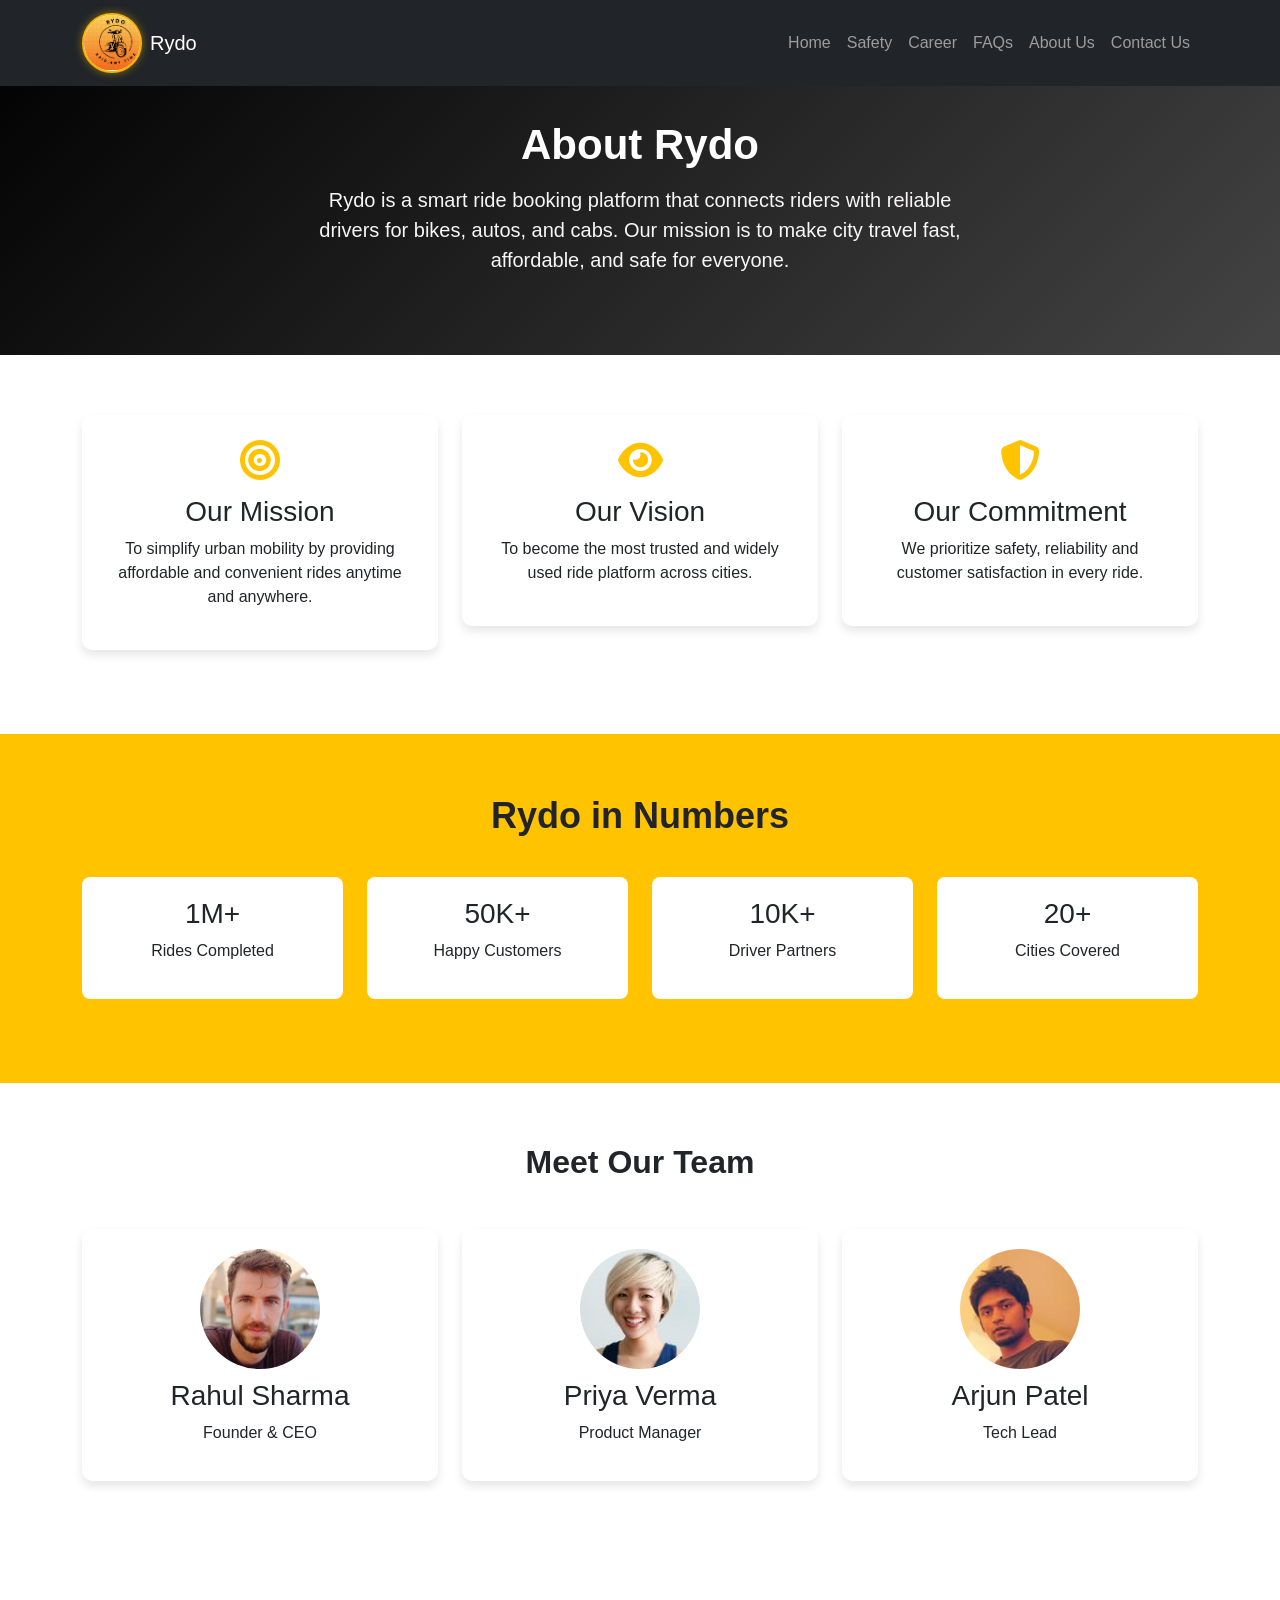
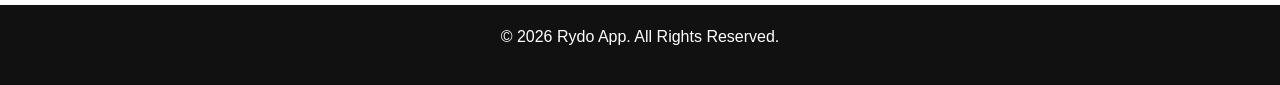
<file: about.html>
<!DOCTYPE html>
<html lang="en">

<head>
<meta charset="UTF-8">
<meta name="viewport" content="width=device-width, initial-scale=1.0">

<title>About Us | Rydo</title>

<link href="https://cdn.jsdelivr.net/npm/bootstrap@5.3.2/dist/css/bootstrap.min.css" rel="stylesheet">

<link rel="stylesheet"
href="https://cdnjs.cloudflare.com/ajax/libs/font-awesome/6.5.0/css/all.min.css">

<link rel="stylesheet" href="about.css">

</head>

<body>
<nav class="navbar navbar-expand-lg navbar-dark bg-dark fixed-top">
<div class="container">

<a class="navbar-brand d-flex align-items-center" href="#">
<div class="logo-circle me-2">
    <img src="logo.png" alt="logo">
</div>
<span class="text-white">Rydo</span>
</a>

<button class="navbar-toggler" data-bs-toggle="collapse" data-bs-target="#menu">
<span class="navbar-toggler-icon"></span>
</button>

<div class="collapse navbar-collapse" id="menu">
<ul class="navbar-nav ms-auto">
<li class="nav-item"><a class="nav-link" href="index.html">Home</a></li>
<li class="nav-item"><a class="nav-link" href="safety.html">Safety</a></li>
<li class="nav-item"><a class="nav-link" href="career.html">Career</a></li>
<li class="nav-item"><a class="nav-link" href="faq.html">FAQs</a></li>
<li class="nav-item"><a class="nav-link" href="about.html">About Us</a></li>
<li class="nav-item"><a class="nav-link" href="contact.html">Contact Us</a></li>
</ul>
</div>
</div>
</nav>

<section class="about-main">
<div class="container text-center">
<h1 class="fw-bold">About Rydo</h1>
<p>
Rydo is a smart ride booking platform that connects riders with reliable 
drivers for bikes, autos, and cabs. Our mission is to make city travel 
fast, affordable, and safe for everyone.
</p>
</div>
</section>

<section class="about-mission">
<div class="container">
<div class="row text-center">
<div class="col-md-4 mb-4">
<div class="mission">
<i class="fas fa-bullseye"></i>
<h3>Our Mission</h3>
<p>
To simplify urban mobility by providing affordable and convenient rides anytime and anywhere.
</p>
</div>
</div>


<div class="col-md-4 mb-4">
<div class="mission">
<i class="fas fa-eye"></i>
<h3>Our Vision</h3>
<p>
To become the most trusted and widely used ride platform across cities.
</p>
</div>
</div>


<div class="col-md-4 mb-4">
<div class="mission">
<i class="fas fa-shield-alt"></i>
<h3>Our Commitment</h3>

<p>
We prioritize safety, reliability and customer satisfaction in every ride.
</p>
</div>
</div>
</div>
</div>
</section>


<section class="company-stats">
<div class="container text-center">
<h2 class="fw-bold">Rydo in Numbers</h2>
<div class="row mt-4">
<div class="col-md-3 col-6 mb-4">
<div class="stat">
<h3>1M+</h3>
<p>Rides Completed</p>
</div>
</div>

<div class="col-md-3 col-6 mb-4">
<div class="stat">
<h3>50K+</h3>
<p>Happy Customers</p>
</div>
</div>

<div class="col-md-3 col-6 mb-4">
<div class="stat">
<h3>10K+</h3>
<p>Driver Partners</p>
</div>
</div>

<div class="col-md-3 col-6 mb-4">
<div class="stat">
<h3>20+</h3>
<p>Cities Covered</p>
</div>
</div>
</div>
</div>
</section>


<section class="team">

<div class="container text-center">
<h2 class="fw-bold">Meet Our Team</h2>
<div class="row mt-5">
<div class="col-md-4 mb-4">
<div class="team-member">
<img src="Team img-1.jpg">
<h3>Rahul Sharma</h3>
<p>Founder & CEO</p>
</div>
</div>

<div class="col-md-4 mb-4">
<div class="team-member">
<img src="Team img-2.jpg">
<h3>Priya Verma</h3>
<p>Product Manager</p>
</div>
</div>

<div class="col-md-4 mb-4">
<div class="team-member">
<img src="Team img-3.jpg">
<h3>Arjun Patel</h3>
<p>Tech Lead</p>
</div>
</div>
</div>
</div>
</section>

<footer>
<p>© 2026 Rydo App. All Rights Reserved.</p>
</footer>

<script src="https://cdn.jsdelivr.net/npm/bootstrap@5.3.2/dist/js/bootstrap.bundle.min.js"></script>

</body>
</html>
</file>
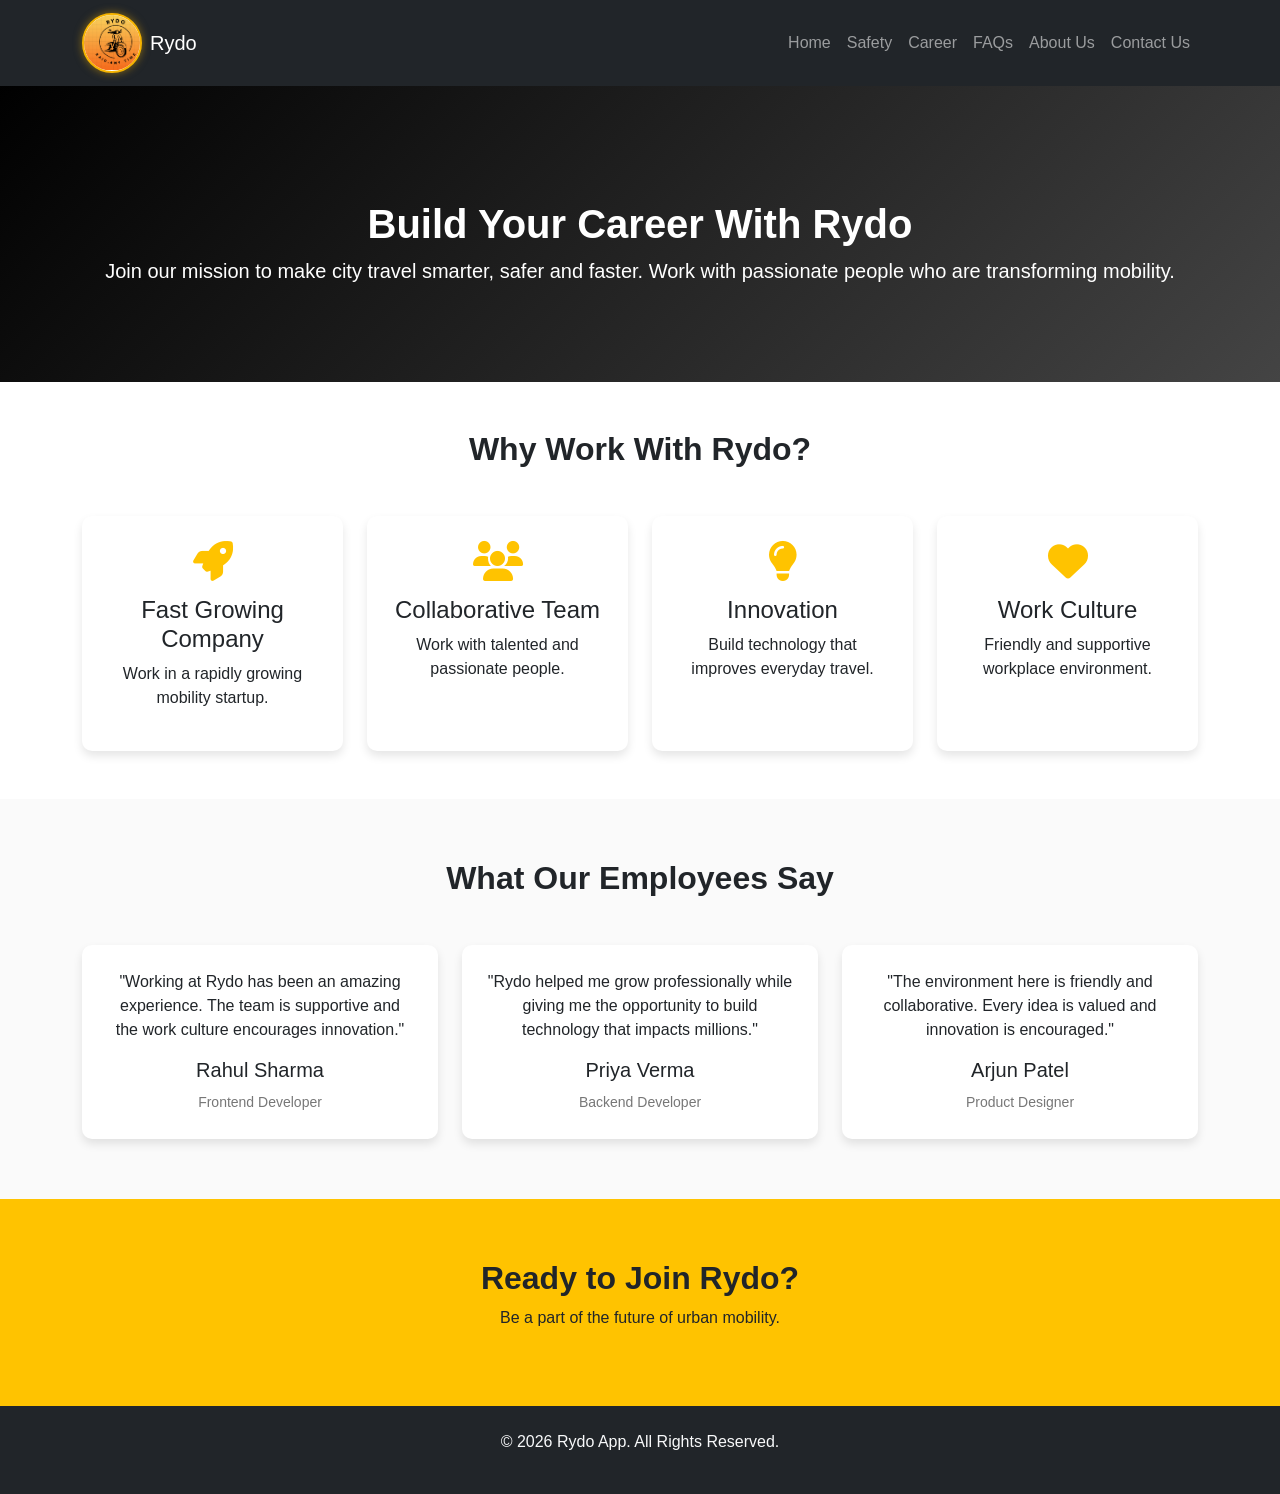
<file: career.html>
<!DOCTYPE html>
<html lang="en">

<head>

<meta charset="UTF-8">
<meta name="viewport" content="width=device-width, initial-scale=1.0">

<title>Careers | Rydo</title>

<link href="https://cdn.jsdelivr.net/npm/bootstrap@5.3.2/dist/css/bootstrap.min.css" rel="stylesheet">

<link rel="stylesheet" href="https://cdnjs.cloudflare.com/ajax/libs/font-awesome/6.5.0/css/all.min.css">

<link rel="stylesheet" href="career.css">

</head>

<body>


<nav class="navbar navbar-expand-lg navbar-dark bg-dark fixed-top">
<div class="container">

<a class="navbar-brand d-flex align-items-center" href="#">
<div class="logo-circle me-2">
    <img src="logo.png" alt="logo">
</div>
<span class="text-white">Rydo</span>
</a>

<button class="navbar-toggler" data-bs-toggle="collapse" data-bs-target="#menu">
<span class="navbar-toggler-icon"></span>
</button>

<div class="collapse navbar-collapse" id="menu">
<ul class="navbar-nav ms-auto">
<li class="nav-item"><a class="nav-link" href="index.html">Home</a></li>
<li class="nav-item"><a class="nav-link" href="safety.html">Safety</a></li>
<li class="nav-item"><a class="nav-link" href="career.html">Career</a></li>
<li class="nav-item"><a class="nav-link" href="faq.html">FAQs</a></li>
<li class="nav-item"><a class="nav-link" href="about.html">About Us</a></li>
<li class="nav-item"><a class="nav-link" href="contact.html">Contact Us</a></li>
</ul>
</div>

</div>
</nav>

<section class="career-main text-center">

<div class="container">

<h1 class="fw-bold">Build Your Career With Rydo</h1>

<p class="lead">
Join our mission to make city travel smarter, safer and faster.
Work with passionate people who are transforming mobility.
</p>

</div>

</section>


<section class="py-5">

<div class="container">

<h2 class="text-center fw-bold mb-5">Why Work With Rydo?</h2>

<div class="row g-4">

<div class="col-md-6 col-lg-3">

<div class="benefit-card text-center">

<i class="fas fa-rocket"></i>

<h4>Fast Growing Company</h4>

<p>Work in a rapidly growing mobility startup.</p>

</div>

</div>


<div class="col-md-6 col-lg-3">

<div class="benefit-card text-center">

<i class="fas fa-users"></i>

<h4>Collaborative Team</h4>

<p>Work with talented and passionate people.</p>

</div>

</div>


<div class="col-md-6 col-lg-3">

<div class="benefit-card text-center">

<i class="fas fa-lightbulb"></i>

<h4>Innovation</h4>

<p>Build technology that improves everyday travel.</p>

</div>

</div>


<div class="col-md-6 col-lg-3">

<div class="benefit-card text-center">

<i class="fas fa-heart"></i>

<h4>Work Culture</h4>

<p>Friendly and supportive workplace environment.</p>

</div>

</div>

</div>

</div>

</section>


<section class="employee-feedback text-center">

<div class="container">

<h2 class="fw-bold mb-5">What Our Employees Say</h2>

<div class="row g-4">

<div class="col-md-4">

<div class="feedback-card">

<p>
"Working at Rydo has been an amazing experience.
The team is supportive and the work culture encourages innovation."
</p>

<h5>Rahul Sharma</h5>

<span>Frontend Developer</span>

</div>

</div>


<div class="col-md-4">

<div class="feedback-card">

<p>
"Rydo helped me grow professionally while giving me the opportunity to build technology that impacts millions."
</p>

<h5>Priya Verma</h5>

<span>Backend Developer</span>

</div>

</div>


<div class="col-md-4">

<div class="feedback-card">

<p>
"The environment here is friendly and collaborative.
Every idea is valued and innovation is encouraged."
</p>

<h5>Arjun Patel</h5>

<span>Product Designer</span>

</div>

</div>

</div>

</div>

</section>

<section class="career-join text-center">

<div class="container">

<h2 class="fw-bold">Ready to Join Rydo?</h2>

<p>Be a part of the future of urban mobility.</p>

</div>

</section>


<footer class="bg-dark text-light text-center py-4">

<div class="container">

<p>© 2026 Rydo App. All Rights Reserved.</p>

</div>

</footer>


<script src="https://cdn.jsdelivr.net/npm/bootstrap@5.3.2/dist/js/bootstrap.bundle.min.js"></script>

</body>

</html>
</file>
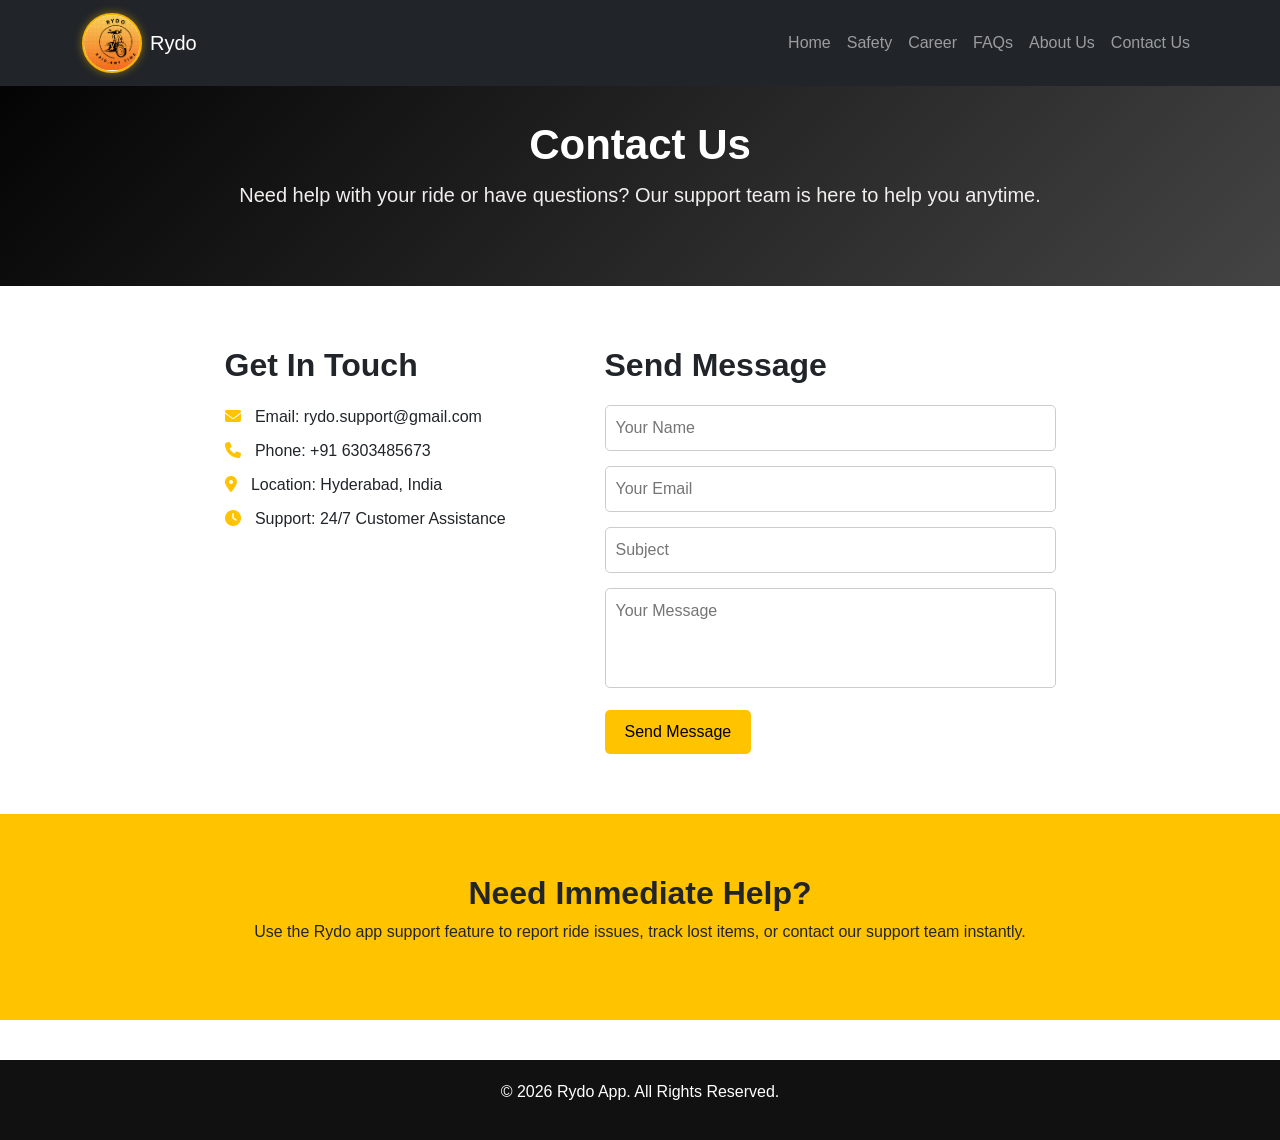
<file: contact.html>
<!DOCTYPE html>
<html lang="en">

<head>
<meta charset="UTF-8">
<meta name="viewport" content="width=device-width, initial-scale=1.0">

<title>Contact Us | Rydo</title>

<link href="https://cdn.jsdelivr.net/npm/bootstrap@5.3.2/dist/css/bootstrap.min.css" rel="stylesheet">

<link rel="stylesheet"
href="https://cdnjs.cloudflare.com/ajax/libs/font-awesome/6.5.0/css/all.min.css">

<link rel="stylesheet" href="contact.css">

</head>

<body>
<nav class="navbar navbar-expand-lg navbar-dark bg-dark fixed-top">
<div class="container">

<a class="navbar-brand d-flex align-items-center" href="#">
<div class="logo-circle me-2">
    <img src="logo.png" alt="logo">
</div>
<span class="text-white">Rydo</span>
</a>

<button class="navbar-toggler" data-bs-toggle="collapse" data-bs-target="#menu">
<span class="navbar-toggler-icon"></span>
</button>

<div class="collapse navbar-collapse" id="menu">
<ul class="navbar-nav ms-auto">
<li class="nav-item"><a class="nav-link" href="index.html">Home</a></li>
<li class="nav-item"><a class="nav-link" href="safety.html">Safety</a></li>
<li class="nav-item"><a class="nav-link" href="career.html">Career</a></li>
<li class="nav-item"><a class="nav-link" href="faq.html">FAQs</a></li>
<li class="nav-item"><a class="nav-link" href="about.html">About Us</a></li>
<li class="nav-item"><a class="nav-link" href="contact.html">Contact Us</a></li>
</ul>
</div>
</div>
</nav>

<section class="contact-main text-center">

<div class="container">
<h1 class="fw-bold">Contact Us</h1>
<p>
Need help with your ride or have questions?  
Our support team is here to help you anytime.
</p>
</div>
</section>

<section class="contact-section">
<div class="container">
<div class="row justify-content-center g-4">
<div class="col-lg-4 col-md-5">
<div class="contact-info">

<h2 class="fw-bold">Get In Touch</h2>
<p><i class="fas fa-envelope"></i> Email: rydo.support@gmail.com</p>
<p><i class="fas fa-phone"></i> Phone: +91 6303485673</p>
<p><i class="fas fa-location-dot"></i> Location: Hyderabad, India</p>
<p><i class="fas fa-clock"></i> Support: 24/7 Customer Assistance</p>
</div>
</div>
<div class="col-lg-5 col-md-7">

<div class="contact-form">
<h2 class="fw-bold">Send Message</h2>
<form>
<input type="text" placeholder="Your Name" required>
<input type="email" placeholder="Your Email" required>
<input type="text" placeholder="Subject">
<textarea placeholder="Your Message"></textarea>
<button type="submit">Send Message</button>
</form>
</div>
</div>
</div>
</div>
</section>

<section class="contact-help text-center">
<div class="container">
<h2 class="fw-bold">Need Immediate Help?</h2>
<p>
Use the Rydo app support feature to report ride issues, track lost items, 
or contact our support team instantly.
</p>
</div>
</section>
<footer>
<p>© 2026 Rydo App. All Rights Reserved.</p>
</footer>

<script src="https://cdn.jsdelivr.net/npm/bootstrap@5.3.2/dist/js/bootstrap.bundle.min.js"></script>

</body>
</html>
</file>
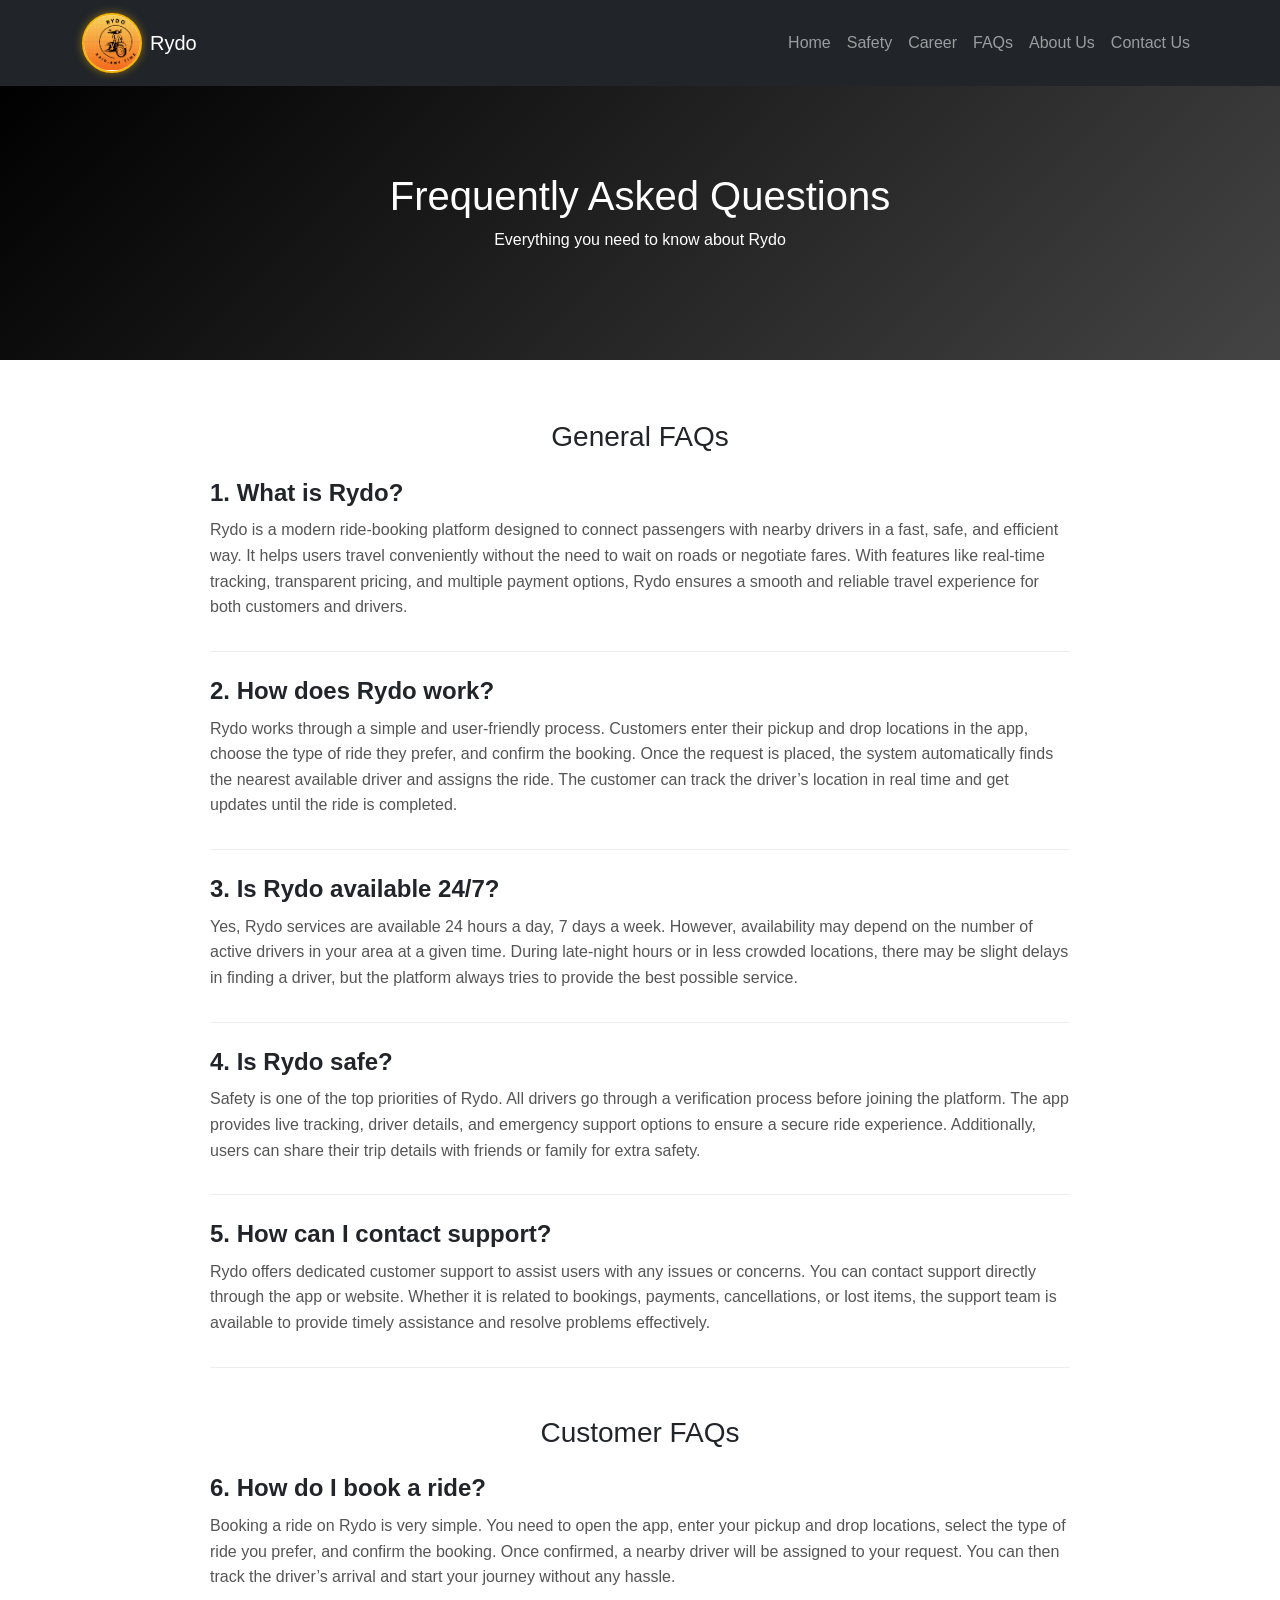
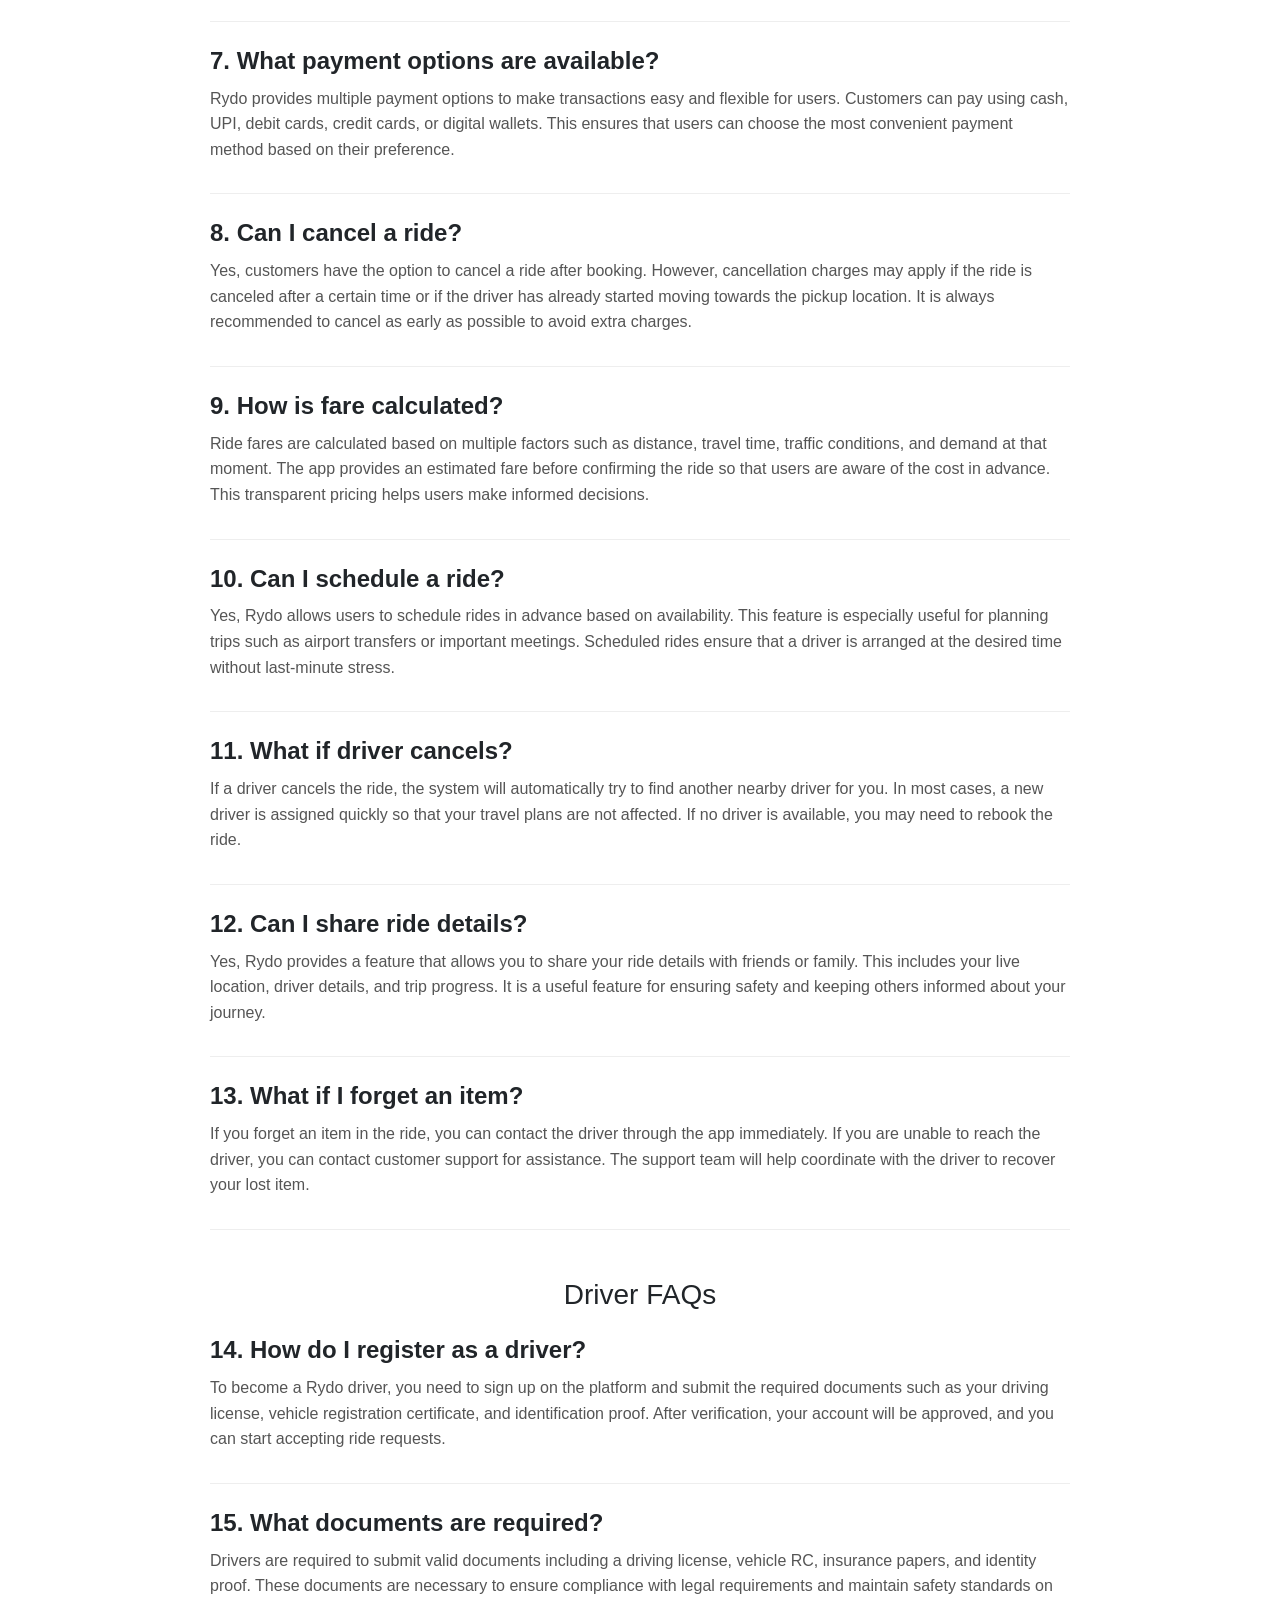
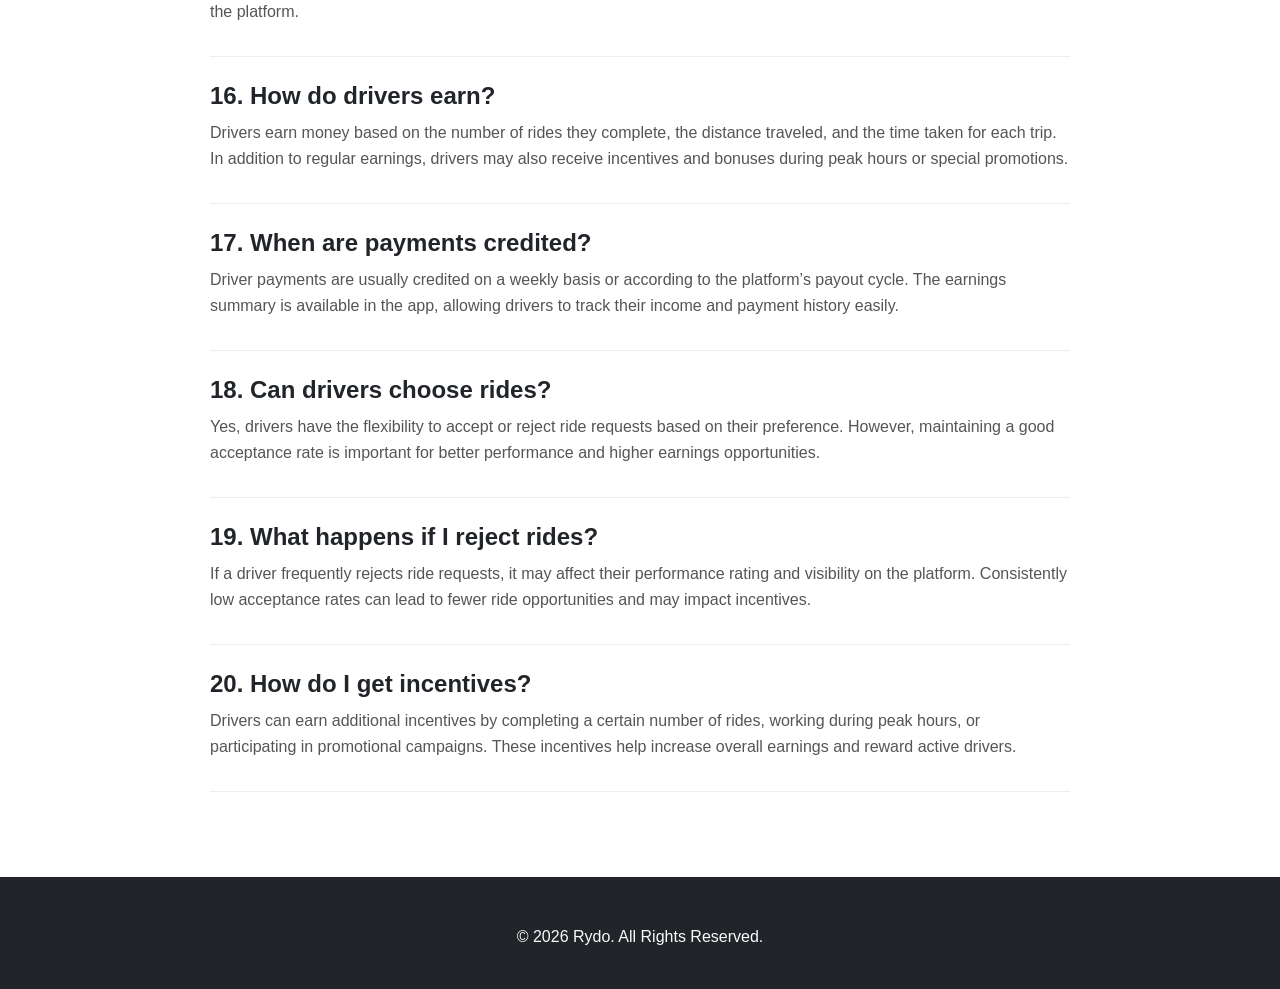
<file: faq.html>
<!DOCTYPE html>
<html lang="en">
<head>
  <meta charset="UTF-8">
  <meta name="viewport" content="width=device-width, initial-scale=1.0">
  <title>Rydo - FAQs</title>

  <link href="https://cdn.jsdelivr.net/npm/bootstrap@5.3.0/dist/css/bootstrap.min.css" rel="stylesheet">
  <link rel="stylesheet" href="faq.css">
</head>

<body>

<header>

<nav class="navbar navbar-expand-lg navbar-dark bg-dark fixed-top">
<div class="container">

<a class="navbar-brand d-flex align-items-center" href="#">
<div class="logo-circle me-2">
    <img src="logo.png" alt="logo">
</div>
<span class="text-white">Rydo</span>
</a>

<button class="navbar-toggler" data-bs-toggle="collapse" data-bs-target="#menu">
<span class="navbar-toggler-icon"></span>
</button>

<div class="collapse navbar-collapse" id="menu">
<ul class="navbar-nav ms-auto">
<li class="nav-item"><a class="nav-link" href="index.html">Home</a></li>
<li class="nav-item"><a class="nav-link" href="safety.html">Safety</a></li>
<li class="nav-item"><a class="nav-link" href="career.html">Career</a></li>
<li class="nav-item"><a class="nav-link" href="faq.html">FAQs</a></li>
<li class="nav-item"><a class="nav-link" href="about.html">About Us</a></li>
<li class="nav-item"><a class="nav-link" href="contact.html">Contact Us</a></li>
</ul>
</div>

</div>
</nav>
</header>

<!-- HERO -->
<section class="faq-hero text-center">
  <div class="overlay"></div>
  <div class="container">
    <h1>Frequently Asked Questions</h1>
    <p>Everything you need to know about Rydo</p>
  </div>
</section>

<!-- FAQ SECTION -->
<section class="faq container">

  <!-- GENERAL -->
  <h2 class="faq-title">General FAQs</h2>

  <div class="faq-item">
    <h4>1. What is Rydo?</h4>
    <p>Rydo is a modern ride-booking platform designed to connect passengers with nearby drivers in a fast, safe, and efficient way. It helps users travel conveniently without the need to wait on roads or negotiate fares. With features like real-time tracking, transparent pricing, and multiple payment options, Rydo ensures a smooth and reliable travel experience for both customers and drivers.</p>
  </div>

  <div class="faq-item">
    <h4>2. How does Rydo work?</h4>
    <p>Rydo works through a simple and user-friendly process. Customers enter their pickup and drop locations in the app, choose the type of ride they prefer, and confirm the booking. Once the request is placed, the system automatically finds the nearest available driver and assigns the ride. The customer can track the driver’s location in real time and get updates until the ride is completed.</p>
  </div>

  <div class="faq-item">
    <h4>3. Is Rydo available 24/7?</h4>
    <p>Yes, Rydo services are available 24 hours a day, 7 days a week. However, availability may depend on the number of active drivers in your area at a given time. During late-night hours or in less crowded locations, there may be slight delays in finding a driver, but the platform always tries to provide the best possible service.</p>
  </div>

  <div class="faq-item">
    <h4>4. Is Rydo safe?</h4>
    <p>Safety is one of the top priorities of Rydo. All drivers go through a verification process before joining the platform. The app provides live tracking, driver details, and emergency support options to ensure a secure ride experience. Additionally, users can share their trip details with friends or family for extra safety.</p>
  </div>

  <div class="faq-item">
    <h4>5. How can I contact support?</h4>
    <p>Rydo offers dedicated customer support to assist users with any issues or concerns. You can contact support directly through the app or website. Whether it is related to bookings, payments, cancellations, or lost items, the support team is available to provide timely assistance and resolve problems effectively.</p>
  </div>

  <!-- CUSTOMER -->
  <h2 class="faq-title mt-5">Customer FAQs</h2>

  <div class="faq-item">
    <h4>6. How do I book a ride?</h4>
    <p>Booking a ride on Rydo is very simple. You need to open the app, enter your pickup and drop locations, select the type of ride you prefer, and confirm the booking. Once confirmed, a nearby driver will be assigned to your request. You can then track the driver’s arrival and start your journey without any hassle.</p>
  </div>

  <div class="faq-item">
    <h4>7. What payment options are available?</h4>
    <p>Rydo provides multiple payment options to make transactions easy and flexible for users. Customers can pay using cash, UPI, debit cards, credit cards, or digital wallets. This ensures that users can choose the most convenient payment method based on their preference.</p>
  </div>

  <div class="faq-item">
    <h4>8. Can I cancel a ride?</h4>
    <p>Yes, customers have the option to cancel a ride after booking. However, cancellation charges may apply if the ride is canceled after a certain time or if the driver has already started moving towards the pickup location. It is always recommended to cancel as early as possible to avoid extra charges.</p>
  </div>

  <div class="faq-item">
    <h4>9. How is fare calculated?</h4>
    <p>Ride fares are calculated based on multiple factors such as distance, travel time, traffic conditions, and demand at that moment. The app provides an estimated fare before confirming the ride so that users are aware of the cost in advance. This transparent pricing helps users make informed decisions.</p>
  </div>

  <div class="faq-item">
    <h4>10. Can I schedule a ride?</h4>
    <p>Yes, Rydo allows users to schedule rides in advance based on availability. This feature is especially useful for planning trips such as airport transfers or important meetings. Scheduled rides ensure that a driver is arranged at the desired time without last-minute stress.</p>
  </div>

  <div class="faq-item">
    <h4>11. What if driver cancels?</h4>
    <p>If a driver cancels the ride, the system will automatically try to find another nearby driver for you. In most cases, a new driver is assigned quickly so that your travel plans are not affected. If no driver is available, you may need to rebook the ride.</p>
  </div>

  <div class="faq-item">
    <h4>12. Can I share ride details?</h4>
    <p>Yes, Rydo provides a feature that allows you to share your ride details with friends or family. This includes your live location, driver details, and trip progress. It is a useful feature for ensuring safety and keeping others informed about your journey.</p>
  </div>

  <div class="faq-item">
    <h4>13. What if I forget an item?</h4>
    <p>If you forget an item in the ride, you can contact the driver through the app immediately. If you are unable to reach the driver, you can contact customer support for assistance. The support team will help coordinate with the driver to recover your lost item.</p>
  </div>

  <!-- DRIVER -->
  <h2 class="faq-title mt-5">Driver FAQs</h2>

  <div class="faq-item">
    <h4>14. How do I register as a driver?</h4>
    <p>To become a Rydo driver, you need to sign up on the platform and submit the required documents such as your driving license, vehicle registration certificate, and identification proof. After verification, your account will be approved, and you can start accepting ride requests.</p>
  </div>

  <div class="faq-item">
    <h4>15. What documents are required?</h4>
    <p>Drivers are required to submit valid documents including a driving license, vehicle RC, insurance papers, and identity proof. These documents are necessary to ensure compliance with legal requirements and maintain safety standards on the platform.</p>
  </div>

  <div class="faq-item">
    <h4>16. How do drivers earn?</h4>
    <p>Drivers earn money based on the number of rides they complete, the distance traveled, and the time taken for each trip. In addition to regular earnings, drivers may also receive incentives and bonuses during peak hours or special promotions.</p>
  </div>

  <div class="faq-item">
    <h4>17. When are payments credited?</h4>
    <p>Driver payments are usually credited on a weekly basis or according to the platform’s payout cycle. The earnings summary is available in the app, allowing drivers to track their income and payment history easily.</p>
  </div>

  <div class="faq-item">
    <h4>18. Can drivers choose rides?</h4>
    <p>Yes, drivers have the flexibility to accept or reject ride requests based on their preference. However, maintaining a good acceptance rate is important for better performance and higher earnings opportunities.</p>
  </div>

  <div class="faq-item">
    <h4>19. What happens if I reject rides?</h4>
    <p>If a driver frequently rejects ride requests, it may affect their performance rating and visibility on the platform. Consistently low acceptance rates can lead to fewer ride opportunities and may impact incentives.</p>
  </div>

  <div class="faq-item">
    <h4>20. How do I get incentives?</h4>
    <p>Drivers can earn additional incentives by completing a certain number of rides, working during peak hours, or participating in promotional campaigns. These incentives help increase overall earnings and reward active drivers.</p>
  </div>

</section>

<!-- FOOTER -->
<footer class="bg-dark text-light py-4 pt-5 footer text-center">
  <p>© 2026 Rydo. All Rights Reserved.</p>
</footer>

</body>
</html>
</file>
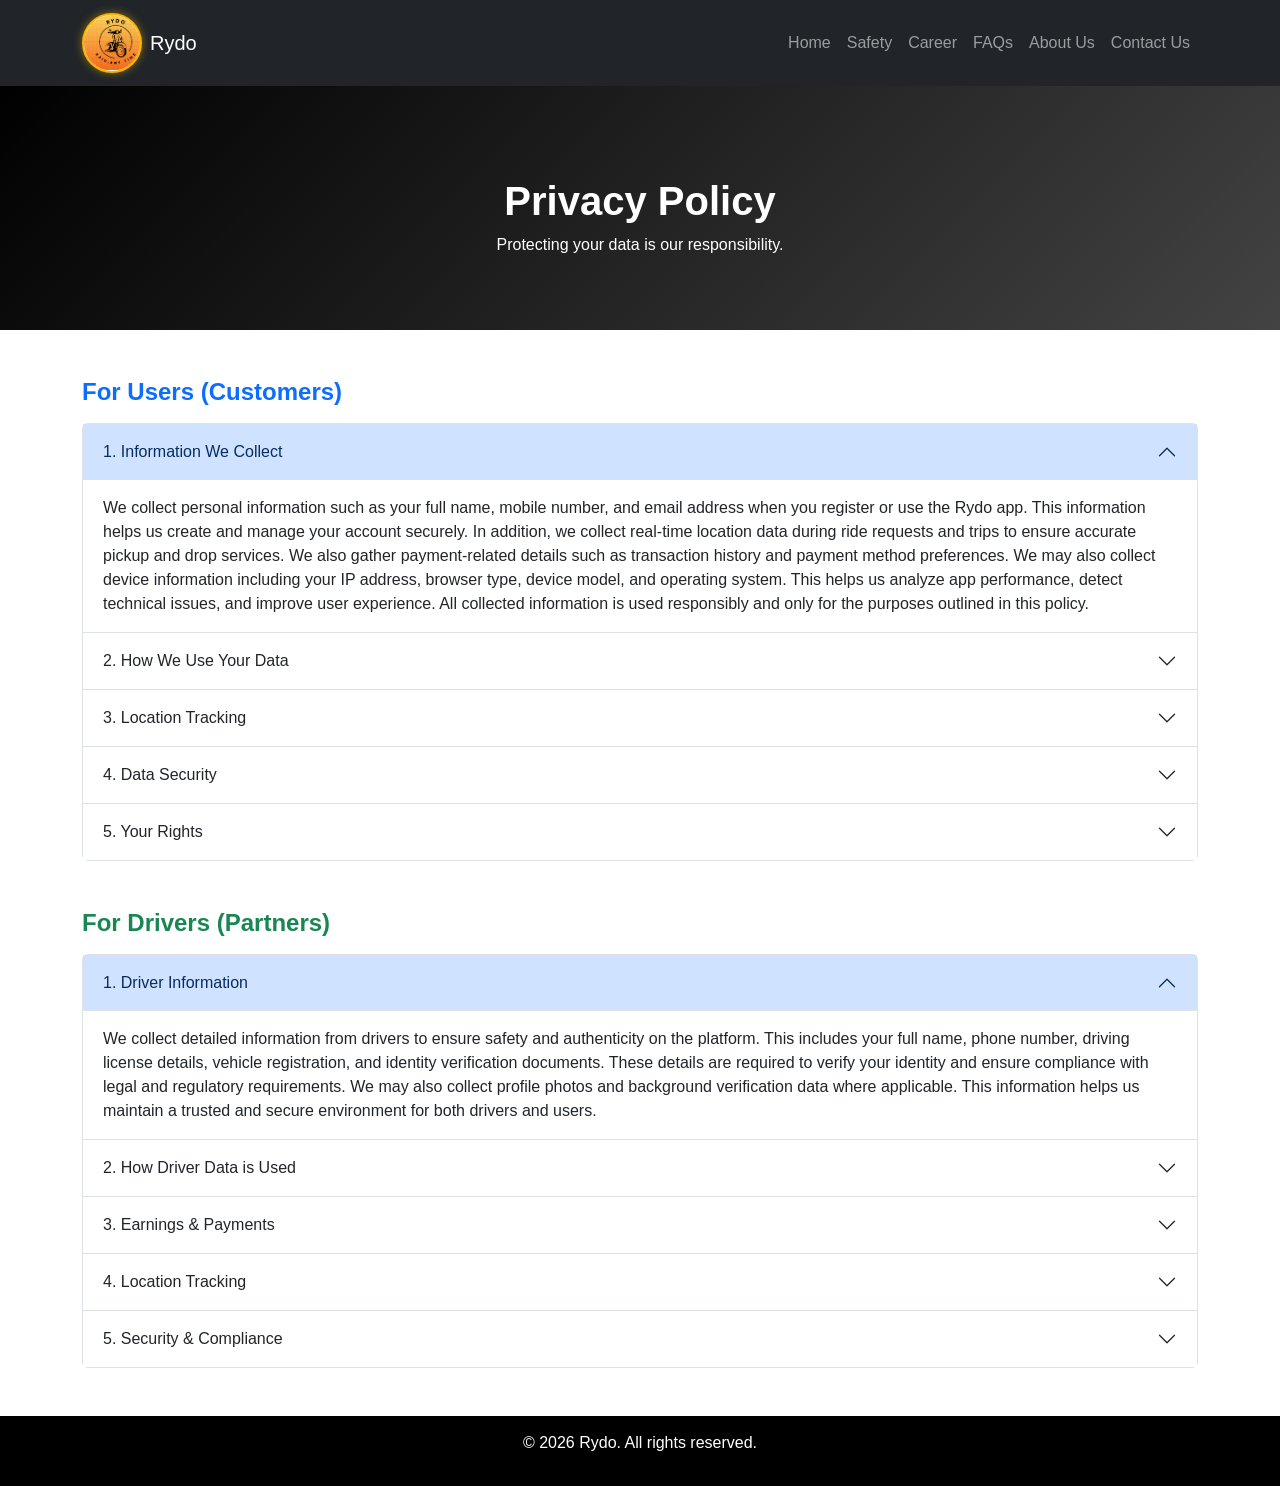
<file: Privacy.html>
<!-- ================= ADVANCED RYDO PRIVACY POLICY ================= -->
<!DOCTYPE html>
<html lang="en">
<head>
<meta charset="UTF-8">
<meta name="viewport" content="width=device-width, initial-scale=1.0">
<title>Privacy Policy | Rydo</title>

<link href="https://cdn.jsdelivr.net/npm/bootstrap@5.3.2/dist/css/bootstrap.min.css" rel="stylesheet">
<link rel="stylesheet" href="Privacy.css">

</head>
<body>

<!-- Navbar -->
<nav class="navbar navbar-expand-lg navbar-dark bg-dark fixed-top">
<div class="container">

<a class="navbar-brand d-flex align-items-center" href="#">
<div class="logo-circle me-2">
    <img src="logo.png" alt="logo">
</div>
<span class="text-white">Rydo</span>
</a>

<button class="navbar-toggler" data-bs-toggle="collapse" data-bs-target="#menu">
<span class="navbar-toggler-icon"></span>
</button>
<div class="collapse navbar-collapse" id="menu">
<ul class="navbar-nav ms-auto">
<li class="nav-item"><a class="nav-link" href="index.html">Home</a></li>
<li class="nav-item"><a class="nav-link" href="safety.html">Safety</a></li>
<li class="nav-item"><a class="nav-link" href="career.html">Career</a></li>
<li class="nav-item"><a class="nav-link" href="faq.html">FAQs</a></li>
<li class="nav-item"><a class="nav-link" href="about.html">About Us</a></li>
<li class="nav-item"><a class="nav-link" href="contact.html">Contact Us</a></li>
</ul>
</div>

</div>
</nav>

<!-- Progress Bar -->
<div id="progressBar"></div>

<!-- Hero -->
<section class="hero text-center text-white d-flex align-items-center">
  <div class="container">
    <h1 class="fw-bold">Privacy Policy</h1>
    <p>Protecting your data is our responsibility.</p>
  </div>
</section>

<!-- Content with Accordion -->
<div class="container my-5">

  <h4 class="fw-bold text-primary mb-3">For Users (Customers)</h4>

<div class="accordion" id="userAccordion">

<div class="accordion-item">
<button class="accordion-button" data-bs-toggle="collapse" data-bs-target="#u1">1. Information We Collect</button>
<div id="u1" class="accordion-collapse collapse show">
<div class="accordion-body">
We collect personal information such as your full name, mobile number, and email address when you register or use the Rydo app. This information helps us create and manage your account securely.

In addition, we collect real-time location data during ride requests and trips to ensure accurate pickup and drop services. We also gather payment-related details such as transaction history and payment method preferences.

We may also collect device information including your IP address, browser type, device model, and operating system. This helps us analyze app performance, detect technical issues, and improve user experience.

All collected information is used responsibly and only for the purposes outlined in this policy.
</div>
</div>
</div>

<div class="accordion-item">
<button class="accordion-button collapsed" data-bs-toggle="collapse" data-bs-target="#u2">2. How We Use Your Data</button>
<div id="u2" class="accordion-collapse collapse">
<div class="accordion-body">
Your data is primarily used to provide seamless ride booking services. This includes matching you with nearby drivers, confirming bookings, and ensuring smooth communication between you and the driver.

We also use your information to process payments securely, generate invoices, and maintain transaction records. Your data helps us improve our services by analyzing user behavior and identifying areas for enhancement.

Additionally, we may use your contact details to send important notifications such as ride updates, safety alerts, and customer support responses. Promotional messages may also be sent, but only with your consent.

Our goal is to use your data to deliver a safe, reliable, and personalized experience.
</div>
</div>
</div>

<div class="accordion-item">
<button class="accordion-button collapsed" data-bs-toggle="collapse" data-bs-target="#u3">3. Location Tracking</button>
<div id="u3" class="accordion-collapse collapse">
<div class="accordion-body">
Location tracking is an essential part of the Rydo service. We collect your real-time GPS location to connect you with nearby drivers quickly and efficiently.

During an active ride, your location is continuously tracked to ensure accurate navigation, route optimization, and safety monitoring. This also allows features such as live trip tracking and sharing ride details with trusted contacts.

In some cases, location data may be collected even when the app is running in the background during a trip to ensure uninterrupted service.

We ensure that your location data is handled securely and is not used for any unauthorized purposes.
</div>
</div>
</div>

<div class="accordion-item">
<button class="accordion-button collapsed" data-bs-toggle="collapse" data-bs-target="#u4">4. Data Security</button>
<div id="u4" class="accordion-collapse collapse">
<div class="accordion-body">
We take data security seriously and implement industry-standard measures to protect your information. This includes encryption, secure servers, firewalls, and continuous monitoring systems.

Your personal and financial data is stored in a secure environment to prevent unauthorized access, misuse, or loss. We regularly update our systems and conduct security audits to identify and fix potential vulnerabilities.

Only authorized personnel have access to sensitive data, and strict policies are followed to ensure confidentiality.

Despite our best efforts, no system is completely secure, but we continuously strive to maintain the highest level of protection.
</div>
</div>
</div>

<div class="accordion-item">
<button class="accordion-button collapsed" data-bs-toggle="collapse" data-bs-target="#u5">5. Your Rights</button>
<div id="u5" class="accordion-collapse collapse">
<div class="accordion-body">
As a user, you have full control over your personal data. You have the right to access the information we hold about you and request corrections if any details are inaccurate.

You can also request deletion of your data, subject to legal and operational requirements. Additionally, you have the right to withdraw consent for certain data processing activities.

We provide easy options within the app or through customer support to help you exercise these rights.

Our aim is to ensure transparency and give you complete control over your information.
</div>
</div>
</div>

</div>


<h4 class="fw-bold text-success mt-5 mb-3">For Drivers (Partners)</h4>

<div class="accordion" id="riderAccordion">

<div class="accordion-item">
<button class="accordion-button" data-bs-toggle="collapse" data-bs-target="#r1">1. Driver Information</button>
<div id="r1" class="accordion-collapse collapse show">
<div class="accordion-body">
We collect detailed information from drivers to ensure safety and authenticity on the platform. This includes your full name, phone number, driving license details, vehicle registration, and identity verification documents.

These details are required to verify your identity and ensure compliance with legal and regulatory requirements. We may also collect profile photos and background verification data where applicable.

This information helps us maintain a trusted and secure environment for both drivers and users.
</div>
</div>
</div>

<div class="accordion-item">
<button class="accordion-button collapsed" data-bs-toggle="collapse" data-bs-target="#r2">2. How Driver Data is Used</button>
<div id="r2" class="accordion-collapse collapse">
<div class="accordion-body">
Driver data is used to manage ride allocations, track performance, and ensure smooth operations on the platform. This includes assigning rides based on location and availability.

We also use this data to monitor service quality through ratings, feedback, and ride history. This helps us improve the overall experience for both drivers and users.

Your information is also used for communication, support, and resolving any disputes that may arise during rides.
</div>
</div>
</div>

<div class="accordion-item">
<button class="accordion-button collapsed" data-bs-toggle="collapse" data-bs-target="#r3">3. Earnings & Payments</button>
<div id="r3" class="accordion-collapse collapse">
<div class="accordion-body">
We collect and process your payment details, including bank account information, to ensure accurate and timely payouts.

All transactions are securely recorded, and earnings are calculated based on completed rides, incentives, and applicable bonuses. Detailed earning summaries may be provided within the app.

We use secure payment gateways and encryption technologies to protect your financial information at all times.
</div>
</div>
</div>

<div class="accordion-item">
<button class="accordion-button collapsed" data-bs-toggle="collapse" data-bs-target="#r4">4. Location Tracking</button>
<div id="r4" class="accordion-collapse collapse">
<div class="accordion-body">
Location tracking is essential for drivers to receive ride requests and navigate efficiently. We collect real-time GPS data to match you with nearby users and provide route guidance.

Your location is also tracked during trips to ensure safety, monitor ride progress, and handle disputes if necessary.

This data helps improve efficiency, reduce wait times, and provide a better overall experience.
</div>
</div>
</div>

<div class="accordion-item">
<button class="accordion-button collapsed" data-bs-toggle="collapse" data-bs-target="#r5">5. Security & Compliance</button>
<div id="r5" class="accordion-collapse collapse">
<div class="accordion-body">
We ensure that all driver data is securely stored and handled in accordance with applicable laws and regulations. Security measures such as encryption and access control are implemented to protect sensitive information.

We may conduct regular checks and audits to maintain compliance and prevent misuse of data.

Drivers can also request access or updates to their information and contact support for any privacy-related concerns.
</div>
</div>
</div>

</div>
</div>


  </div>

</div>

</div>

</div>

<!-- Footer -->
<footer>
  <p>&copy; 2026 Rydo. All rights reserved.</p>
</footer>

<script src="https://cdn.jsdelivr.net/npm/bootstrap@5.3.2/dist/js/bootstrap.bundle.min.js"></script>

<!-- Scroll Progress Script -->
<script>
window.onscroll = function() {
  let winScroll = document.body.scrollTop || document.documentElement.scrollTop;
  let height = document.documentElement.scrollHeight - document.documentElement.clientHeight;
  let scrolled = (winScroll / height) * 100;
  document.getElementById("progressBar").style.width = scrolled + "%";
};
</script>

</body>
</html>
</file>
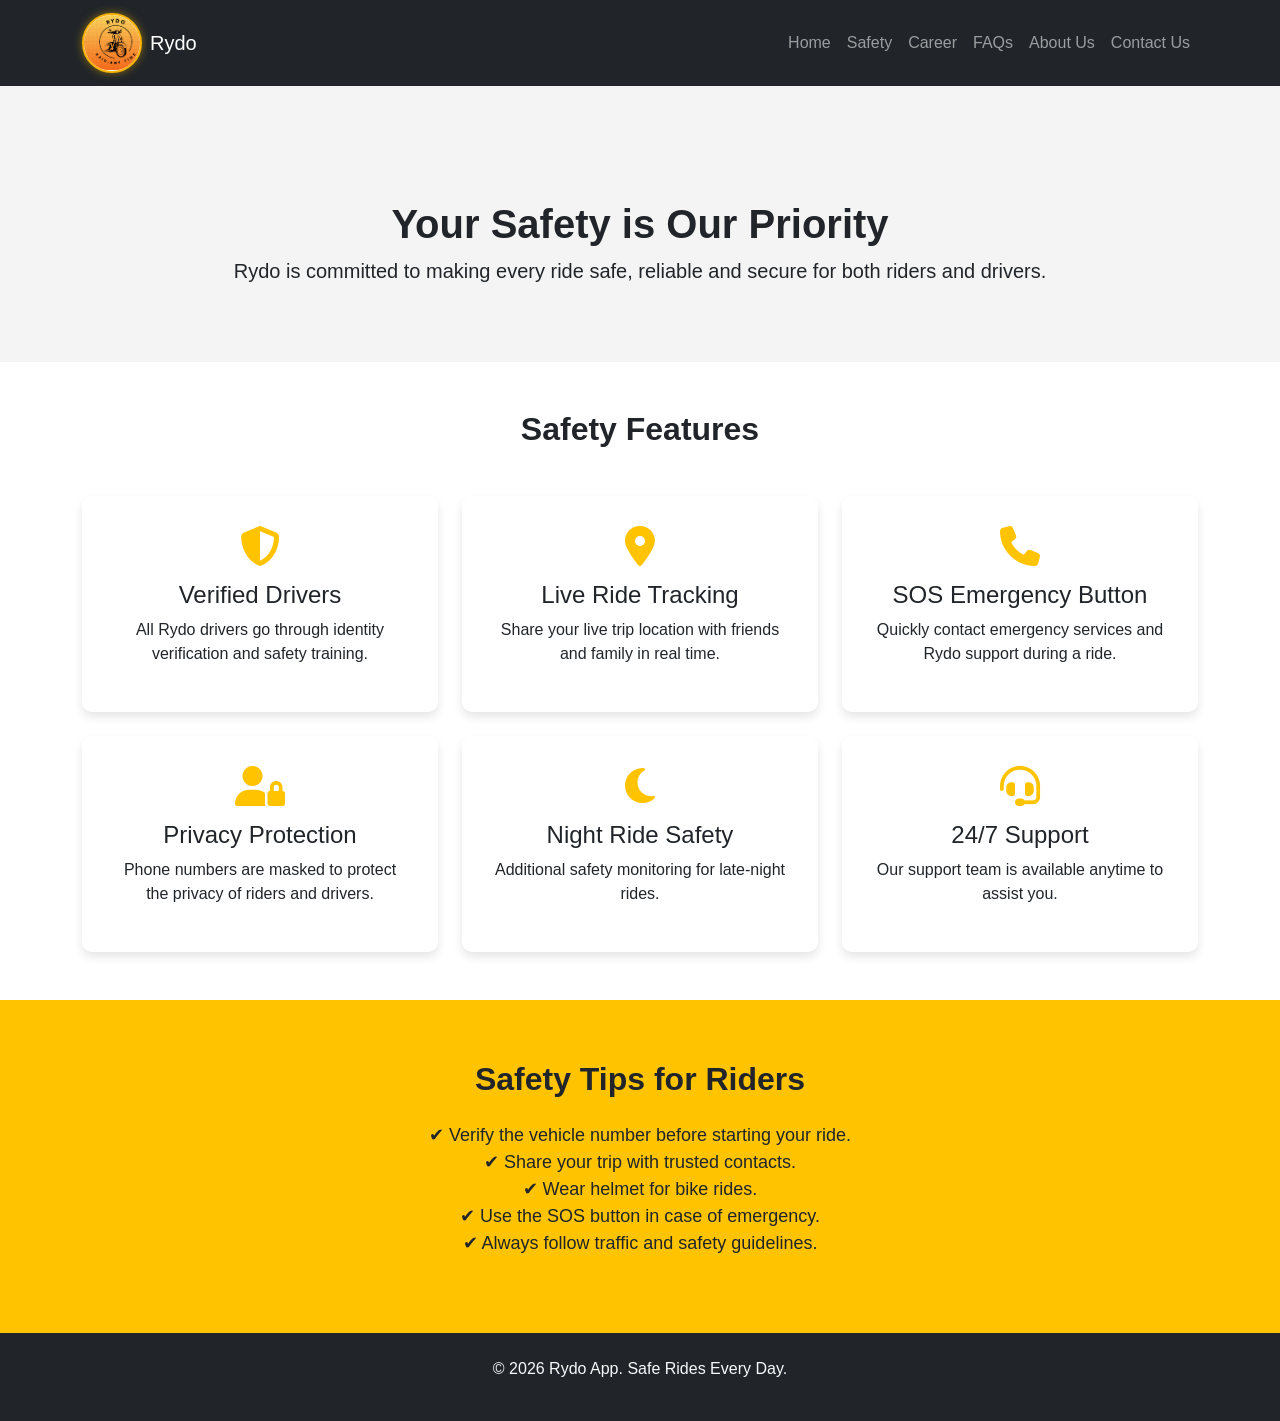
<file: safety.html>
<!DOCTYPE html>
<html lang="en">
<head>

<meta charset="UTF-8">
<meta name="viewport" content="width=device-width, initial-scale=1.0">

<title>Safety | Rydo</title>

<link href="https://cdn.jsdelivr.net/npm/bootstrap@5.3.2/dist/css/bootstrap.min.css" rel="stylesheet">

<link rel="stylesheet" href="https://cdnjs.cloudflare.com/ajax/libs/font-awesome/6.5.0/css/all.min.css">

<link rel="stylesheet" href="safety.css">

</head>

<body>


<nav class="navbar navbar-expand-lg navbar-dark bg-dark fixed-top">
<div class="container">

<a class="navbar-brand d-flex align-items-center" href="#">
<div class="logo-circle me-2">
    <img src="logo.png" alt="logo">
</div>
<span class="text-white">Rydo</span>
</a>

<button class="navbar-toggler" data-bs-toggle="collapse" data-bs-target="#menu">
<span class="navbar-toggler-icon"></span>
</button>

<div class="collapse navbar-collapse" id="menu">
<ul class="navbar-nav ms-auto">
<li class="nav-item"><a class="nav-link" href="index.html">Home</a></li>
<li class="nav-item"><a class="nav-link" href="safety.html">Safety</a></li>
<li class="nav-item"><a class="nav-link" href="career.html">Career</a></li>
<li class="nav-item"><a class="nav-link" href="faq.html">FAQs</a></li>
<li class="nav-item"><a class="nav-link" href="about.html">About Us</a></li>
<li class="nav-item"><a class="nav-link" href="contact.html">Contact Us</a></li>
</ul>
</div>

</div>
</nav>
<section class="safety-main text-center">
<div class="container">
<h1 class="fw-bold">Your Safety is Our Priority</h1>
<p class="lead">
Rydo is committed to making every ride safe, reliable and secure for both riders and drivers.
</p>
</div>
</section>

<section class="py-5">
<div class="container">
<h2 class="text-center fw-bold mb-5">Safety Features</h2>
<div class="row g-4">
<div class="col-md-6 col-lg-4">
<div class="safety-card text-center">
<i class="fas fa-shield-alt"></i>
<h4>Verified Drivers</h4>
<p>All Rydo drivers go through identity verification and safety training.</p>
</div>
</div>

<div class="col-md-6 col-lg-4">
<div class="safety-card text-center">
<i class="fas fa-location-dot"></i>
<h4>Live Ride Tracking</h4>
<p>Share your live trip location with friends and family in real time.</p>
</div>
</div>

<div class="col-md-6 col-lg-4">
<div class="safety-card text-center">
<i class="fas fa-phone"></i>
<h4>SOS Emergency Button</h4>
<p>Quickly contact emergency services and Rydo support during a ride.</p>
</div>
</div>

<div class="col-md-6 col-lg-4">
<div class="safety-card text-center">
<i class="fas fa-user-lock"></i>
<h4>Privacy Protection</h4>
<p>Phone numbers are masked to protect the privacy of riders and drivers.</p>
</div>
</div>

<div class="col-md-6 col-lg-4">
<div class="safety-card text-center">
<i class="fas fa-moon"></i>
<h4>Night Ride Safety</h4>
<p>Additional safety monitoring for late-night rides.</p>
</div>
</div>

<div class="col-md-6 col-lg-4">
<div class="safety-card text-center">
<i class="fas fa-headset"></i>
<h4>24/7 Support</h4>
<p>Our support team is available anytime to assist you.</p>
</div>
</div>
</div>
</div>
</section>

<section class="safety-tips text-center">
<div class="container">
<h2 class="fw-bold mb-4">Safety Tips for Riders</h2>
<ul class="list-unstyled">
<li>✔ Verify the vehicle number before starting your ride.</li>
<li>✔ Share your trip with trusted contacts.</li>
<li>✔ Wear helmet for bike rides.</li>
<li>✔ Use the SOS button in case of emergency.</li>
<li>✔ Always follow traffic and safety guidelines.</li>

</ul>
</div>
</section>

<footer class="bg-dark text-light text-center py-4">

<div class="container">
<p>© 2026 Rydo App. Safe Rides Every Day.</p>
</div>

</footer>

<script src="https://cdn.jsdelivr.net/npm/bootstrap@5.3.2/dist/js/bootstrap.bundle.min.js"></script>

</body>
</html>
</file>
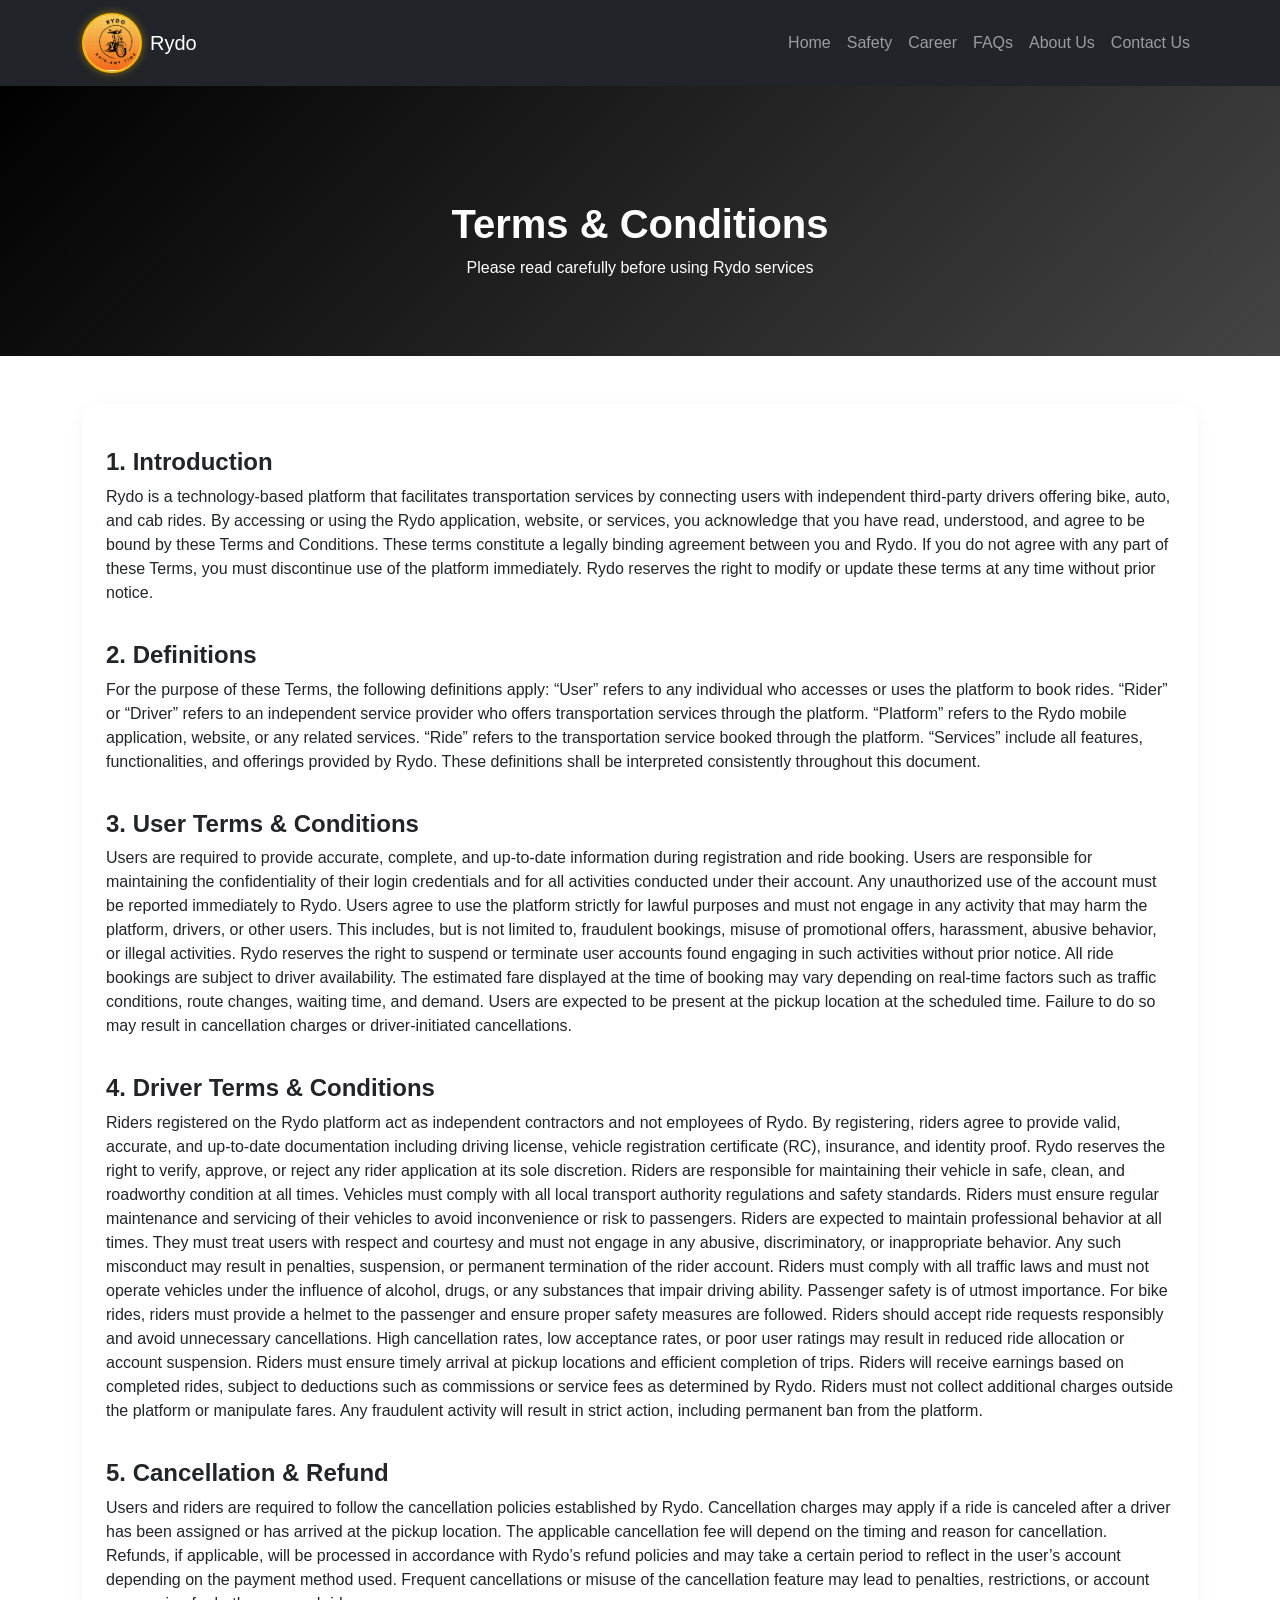
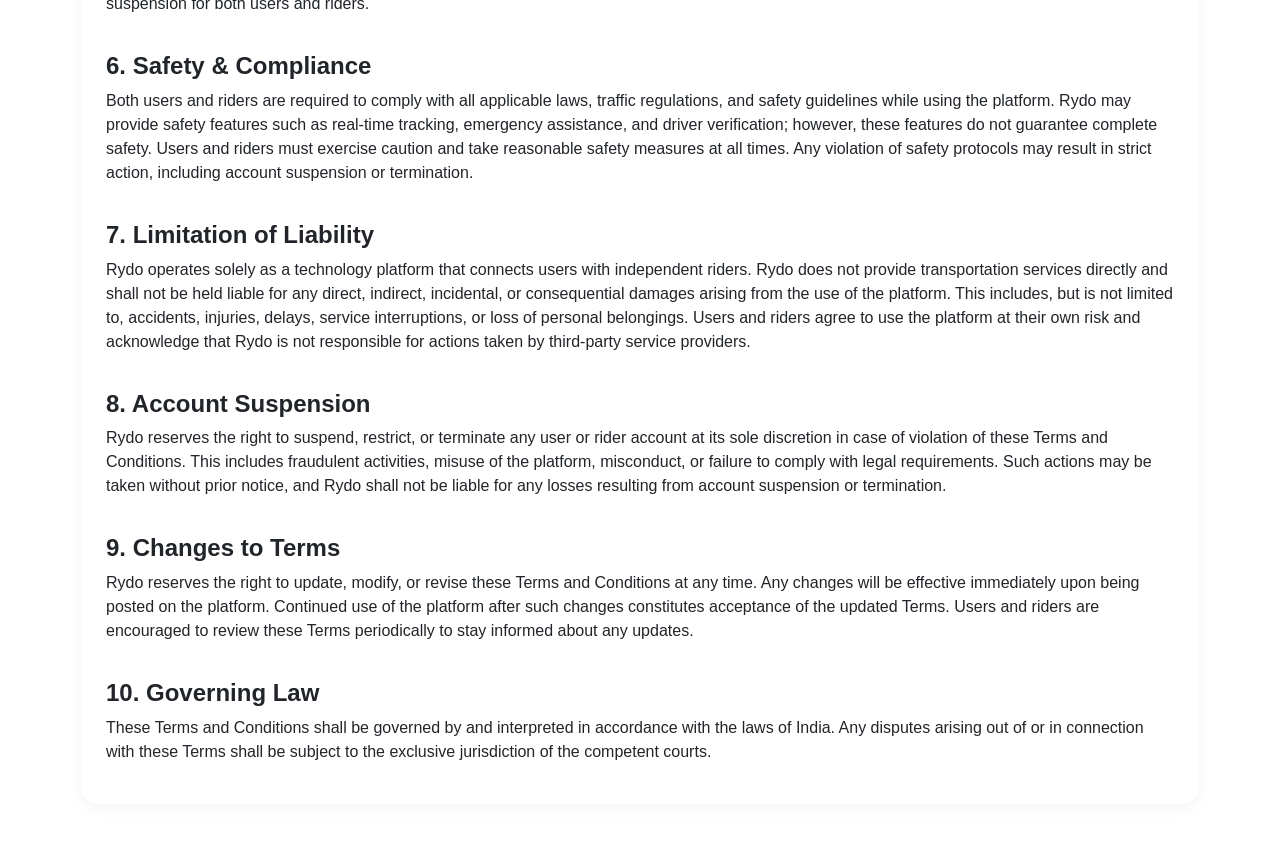
<file: terms.html>
<!DOCTYPE html>
<html lang="en">
<head>
<meta charset="UTF-8">
<meta name="viewport" content="width=device-width, initial-scale=1.0">
<title>Rydo Terms & Conditions</title>

<!-- Bootstrap -->
<link href="https://cdn.jsdelivr.net/npm/bootstrap@5.3.2/dist/css/bootstrap.min.css" rel="stylesheet">

<!-- Custom CSS -->
<link rel="stylesheet" href="terms.css">
</head>
<body>
<nav class="navbar navbar-expand-lg navbar-dark bg-dark fixed-top">
<div class="container">

<a class="navbar-brand d-flex align-items-center" href="#">
<div class="logo-circle me-2">
    <img src="logo.png" alt="logo">
</div>
<span class="text-white">Rydo</span>
</a>

<button class="navbar-toggler" data-bs-toggle="collapse" data-bs-target="#menu">
<span class="navbar-toggler-icon"></span>
</button>

<div class="collapse navbar-collapse" id="menu">
<ul class="navbar-nav ms-auto">
<li class="nav-item"><a class="nav-link" href="index.html">Home</a></li>
<li class="nav-item"><a class="nav-link" href="safety.html">Safety</a></li>
<li class="nav-item"><a class="nav-link" href="career.html">Career</a></li>
<li class="nav-item"><a class="nav-link" href="faq.html">FAQs</a></li>
<li class="nav-item"><a class="nav-link" href="about.html">About Us</a></li>
<li class="nav-item"><a class="nav-link" href="contact.html">Contact Us</a></li>
</ul>
</div>

</div>
</nav>
<!-- HERO -->
<section class="hero">
  <div class="container text-center">
    <h1>Terms & Conditions</h1>
    <p>Please read carefully before using Rydo services</p>
  </div>
</section>

<div class="container my-5">

<div class="card p-4 mb-4">

<h4>1. Introduction</h4>
<p>Rydo is a technology-based platform that facilitates transportation services by connecting users with independent third-party drivers offering bike, auto, and cab rides. By accessing or using the Rydo application, website, or services, you acknowledge that you have read, understood, and agree to be bound by these Terms and Conditions. These terms constitute a legally binding agreement between you and Rydo. If you do not agree with any part of these Terms, you must discontinue use of the platform immediately. Rydo reserves the right to modify or update these terms at any time without prior notice.</p>

<h4>2. Definitions</h4>
<p>For the purpose of these Terms, the following definitions apply:
“User” refers to any individual who accesses or uses the platform to book rides.
“Rider” or “Driver” refers to an independent service provider who offers transportation services through the platform.
“Platform” refers to the Rydo mobile application, website, or any related services.
“Ride” refers to the transportation service booked through the platform.
“Services” include all features, functionalities, and offerings provided by Rydo.
These definitions shall be interpreted consistently throughout this document.</p>

<h4>3. User Terms & Conditions</h4>
<p>Users are required to provide accurate, complete, and up-to-date information during registration and ride booking. Users are responsible for maintaining the confidentiality of their login credentials and for all activities conducted under their account. Any unauthorized use of the account must be reported immediately to Rydo.

Users agree to use the platform strictly for lawful purposes and must not engage in any activity that may harm the platform, drivers, or other users. This includes, but is not limited to, fraudulent bookings, misuse of promotional offers, harassment, abusive behavior, or illegal activities. Rydo reserves the right to suspend or terminate user accounts found engaging in such activities without prior notice.

All ride bookings are subject to driver availability. The estimated fare displayed at the time of booking may vary depending on real-time factors such as traffic conditions, route changes, waiting time, and demand. Users are expected to be present at the pickup location at the scheduled time. Failure to do so may result in cancellation charges or driver-initiated cancellations.</p>

<h4>4. Driver Terms & Conditions</h4>
<p>Riders registered on the Rydo platform act as independent contractors and not employees of Rydo. By registering, riders agree to provide valid, accurate, and up-to-date documentation including driving license, vehicle registration certificate (RC), insurance, and identity proof. Rydo reserves the right to verify, approve, or reject any rider application at its sole discretion.

Riders are responsible for maintaining their vehicle in safe, clean, and roadworthy condition at all times. Vehicles must comply with all local transport authority regulations and safety standards. Riders must ensure regular maintenance and servicing of their vehicles to avoid inconvenience or risk to passengers.

Riders are expected to maintain professional behavior at all times. They must treat users with respect and courtesy and must not engage in any abusive, discriminatory, or inappropriate behavior. Any such misconduct may result in penalties, suspension, or permanent termination of the rider account.

Riders must comply with all traffic laws and must not operate vehicles under the influence of alcohol, drugs, or any substances that impair driving ability. Passenger safety is of utmost importance. For bike rides, riders must provide a helmet to the passenger and ensure proper safety measures are followed.

Riders should accept ride requests responsibly and avoid unnecessary cancellations. High cancellation rates, low acceptance rates, or poor user ratings may result in reduced ride allocation or account suspension. Riders must ensure timely arrival at pickup locations and efficient completion of trips.

Riders will receive earnings based on completed rides, subject to deductions such as commissions or service fees as determined by Rydo. Riders must not collect additional charges outside the platform or manipulate fares. Any fraudulent activity will result in strict action, including permanent ban from the platform.</p>

<h4>5. Cancellation & Refund</h4>
<p>Users and riders are required to follow the cancellation policies established by Rydo. Cancellation charges may apply if a ride is canceled after a driver has been assigned or has arrived at the pickup location. The applicable cancellation fee will depend on the timing and reason for cancellation.

Refunds, if applicable, will be processed in accordance with Rydo’s refund policies and may take a certain period to reflect in the user’s account depending on the payment method used. Frequent cancellations or misuse of the cancellation feature may lead to penalties, restrictions, or account suspension for both users and riders.</p>

<h4>6. Safety & Compliance</h4>
<p>Both users and riders are required to comply with all applicable laws, traffic regulations, and safety guidelines while using the platform. Rydo may provide safety features such as real-time tracking, emergency assistance, and driver verification; however, these features do not guarantee complete safety.

Users and riders must exercise caution and take reasonable safety measures at all times. Any violation of safety protocols may result in strict action, including account suspension or termination.</p>

<h4>7. Limitation of Liability</h4>
<p>Rydo operates solely as a technology platform that connects users with independent riders. Rydo does not provide transportation services directly and shall not be held liable for any direct, indirect, incidental, or consequential damages arising from the use of the platform.

This includes, but is not limited to, accidents, injuries, delays, service interruptions, or loss of personal belongings. Users and riders agree to use the platform at their own risk and acknowledge that Rydo is not responsible for actions taken by third-party service providers.</p>

<h4>8. Account Suspension</h4>
<p>Rydo reserves the right to suspend, restrict, or terminate any user or rider account at its sole discretion in case of violation of these Terms and Conditions. This includes fraudulent activities, misuse of the platform, misconduct, or failure to comply with legal requirements.

Such actions may be taken without prior notice, and Rydo shall not be liable for any losses resulting from account suspension or termination.</p>

<h4>9. Changes to Terms</h4>
<p>Rydo reserves the right to update, modify, or revise these Terms and Conditions at any time. Any changes will be effective immediately upon being posted on the platform. Continued use of the platform after such changes constitutes acceptance of the updated Terms.

Users and riders are encouraged to review these Terms periodically to stay informed about any updates.</p>

<h4>10. Governing Law</h4>
<p>These Terms and Conditions shall be governed by and interpreted in accordance with the laws of India. Any disputes arising out of or in connection with these Terms shall be subject to the exclusive jurisdiction of the competent courts.</p>

</div>

</div>

<script src="https://cdn.jsdelivr.net/npm/bootstrap@5.3.2/dist/js/bootstrap.bundle.min.js"></script>
</body>
</html>
</file>
<file: about.css>
body{
font-family: Arial, Helvetica, sans-serif;
}

.main-logo-img {
    width: 50px;
    height: 50px;
    border-radius: 50% !important;
    object-fit: cover;
    display: block;
}


.logo-circle {
    width: 60px;
    height: 60px;
    border-radius: 50%;
    overflow: hidden;
    border: 2px solid #f6b400;
    background: white;
    display: flex;
    align-items: center;
    justify-content: center;
    padding-bottom: 10px;
     box-shadow: 0 0 8px rgba(246, 180, 0, 0.5);
}

.logo-circle img {
    width: 130%;
    height: 130%;
    object-fit: contain;
    transform: translate(5%, 5%);
}

.about-main{
padding:120px 20px 80px;
 background: linear-gradient(135deg, #000, #444);
  color: #fff;
}

.about-main h1{
font-size:42px;
margin-bottom:15px;
}

.about-main p{
font-size:20px;
max-width:650px;
margin:auto;
color:#f7f5f5;
}


.about-mission{
padding:60px 20px;
}

.mission{
padding:25px;
background:white;
border-radius:10px;
box-shadow:0 5px 10px rgba(0,0,0,0.1);
}

.mission i{
font-size:40px;
color:#FFC300;
margin-bottom:15px;
}



.company-stats{
background:#FFC300;
padding:60px 20px;
}

.company-stats h2{
font-size:36px;
margin-bottom:40px;
}

.stat{
background:white;
padding:20px;
border-radius:8px;
}

.team{
padding:60px 20px;
}

.team-member{
background:white;
padding:20px;
border-radius:10px;
box-shadow:0 5px 10px rgba(0,0,0,0.1);
}

.team-member img{
width:120px;
height:120px;
border-radius:50%;
margin-bottom:10px;
}

footer{
background:#111;
color:white;
padding:20px;
text-align:center;
margin-top:40px;
}
</file>
<file: career.css>
body{
margin-top:80px;
font-family:Arial, Helvetica, sans-serif;
}

.main-logo-img {
    width: 50px;
    height: 50px;
    border-radius: 50% !important;
    object-fit: cover;
    display: block;
}


.logo-circle {
    width: 60px;
    height: 60px;
    border-radius: 50%;
    overflow: hidden;
    border: 2px solid #f6b400;
    background: white;
    display: flex;
    align-items: center;
    justify-content: center;
    padding-bottom: 10px;
     box-shadow: 0 0 8px rgba(246, 180, 0, 0.5);
}

.logo-circle img {
    width: 130%;
    height: 130%;
    object-fit: contain;
    transform: translate(5%, 5%);
}
.career-main{
padding:120px 20px 80px;
 background: linear-gradient(135deg, #000, #444);
  color: #fff;
}

.benefit-card{
background:white;
padding:25px;
border-radius:10px;
box-shadow:0 5px 10px rgba(0,0,0,0.1);
height:100%;
}

.benefit-card i{
font-size:40px;
color:#FFC300;
margin-bottom:15px;
}

.employee-feedback{
padding:60px 20px;
background:#fafafa;
}

.feedback-card{
background:white;
padding:25px;
border-radius:10px;
box-shadow:0 5px 10px rgba(0,0,0,0.1);
height:100%;
}

.feedback-card span{
color:#777;
font-size:14px;
}

.career-join{
background:#FFC300;
padding:60px 20px;
}
</file>
<file: contact.css>
body{
font-family: Arial, Helvetica, sans-serif;
}

.main-logo-img {
    width: 50px;
    height: 50px;
    border-radius: 50% !important;
    object-fit: cover;
    display: block;
}


.logo-circle {
    width: 60px;
    height: 60px;
    border-radius: 50%;
    overflow: hidden;
    border: 2px solid #f6b400;
    background: white;
    display: flex;
    align-items: center;
    justify-content: center;
    padding-bottom: 10px;
     box-shadow: 0 0 8px rgba(246, 180, 0, 0.5);
}

.logo-circle img {
    width: 130%;
    height: 130%;
    object-fit: contain;
    transform: translate(5%, 5%);
}


.contact-main{
padding:120px 20px 60px;
 background: linear-gradient(135deg, #000, #444);
  color: #fff;
}

.contact-main h1{
font-size:42px;
margin-bottom:10px;
}

.contact-main p{
font-size:20px;
color:#f2eeee;
}


.contact-section{
padding:60px 20px;
}

.contact-info{
text-align:left;
}

.contact-info h2{
margin-bottom:20px;
}

.contact-info p{
margin:10px 0;
font-size:16px;
}

.contact-info i{
color:#FFC300;
margin-right:10px;
}




.contact-form h2{
margin-bottom:20px;
}

.contact-form input,
.contact-form textarea{
width:100%;
padding:10px;
margin-bottom:15px;
border:1px solid #ccc;
border-radius:5px;
}

.contact-form textarea{
height:100px;
resize:none;
}

.contact-form button{
background:#FFC300;
border:none;
padding:10px 20px;
border-radius:5px;
font-size:16px;
cursor:pointer;
}


.contact-help{
background:#FFC300;
padding:60px 20px;
}



footer{
background:#111;
color:white;
padding:20px;
text-align:center;
margin-top:40px;
}
</file>
<file: faq.css>
body{
margin-top:80px;
font-family:Arial, Helvetica, sans-serif;
}

.main-logo-img {
    width: 50px;
    height: 50px;
    border-radius: 50% !important;
    object-fit: cover;
    display: block;
}


.logo-circle {
    width: 60px;
    height: 60px;
    border-radius: 50%;
    overflow: hidden;
    border: 2px solid #f6b400;
    background: white;
    display: flex;
    align-items: center;
    justify-content: center;
    padding-bottom: 10px;
     box-shadow: 0 0 8px rgba(246, 180, 0, 0.5);
}

.logo-circle img {
    width: 130%;
    height: 130%;
    object-fit: contain;
    transform: translate(5%, 5%);
}/* HERO */
.faq-hero {
  position: relative;
  height: 280px;
 background: linear-gradient(135deg, #000, #444);
  color: #fff;
  display: flex;
  align-items: center;
  justify-content: center;
  margin-top: 80px;
}

.faq-hero .overlay {
  position: absolute;
  width: 100%;
  height: 100%;
}

/* FAQ */
.faq {
  padding: 60px 20px;
  max-width: 900px;
}

.faq-title {
  font-size: 28px;
  margin-bottom: 25px;
  text-align: center;
}

.faq-item {
  margin-bottom: 25px;
  padding-bottom: 15px;
  border-bottom: 1px solid #eee;
}

.faq-item h4 {
  font-weight: 600;
  margin-bottom: 10px;
}

.faq-item p {
  color: #555;
  line-height: 1.6;
}

/* MOBILE */
@media(max-width:768px){
  .faq-hero h1 {
    font-size: 2rem;
  }
}
</file>
<file: Privacy.css>
body{
margin-top:80px;
font-family:Arial, Helvetica, sans-serif;
}

.main-logo-img {
    width: 50px;
    height: 50px;
    border-radius: 50% !important;
    object-fit: cover;
    display: block;
}


.logo-circle {
    width: 60px;
    height: 60px;
    border-radius: 50%;
    overflow: hidden;
    border: 2px solid #f6b400;
    background: white;
    display: flex;
    align-items: center;
    justify-content: center;
    padding-bottom: 10px;
     box-shadow: 0 0 8px rgba(246, 180, 0, 0.5);
}

.logo-circle img {
    width: 130%;
    height: 130%;
    object-fit: contain;
    transform: translate(5%, 5%);
}

.hero {
  height: 250px;
  padding:120px 20px 80px;
  background: linear-gradient(135deg, #000, #434343);
  margin-top: 70px;
}

footer {
  background: #000;
  color: white;
  text-align: center;
  padding: 15px;
}

/* Progress Bar */
#progressBar {
  position: fixed;
  top: 0;
  left: 0;
  height: 4px;
  background: #0d6efd;
  width: 0%;
  z-index: 9999;
}

/* Accordion */
.accordion-button {
  font-weight: 500;
}

@media (max-width: 576px) {
  .hero {
    height: 200px;
  }
}
</file>
<file: safety.css>
body{
margin-top:80px;
font-family:Arial, Helvetica, sans-serif;
}

.main-logo-img {
    width: 50px;
    height: 50px;
    border-radius: 50% !important;
    object-fit: cover;
    display: block;
}


.logo-circle {
    width: 60px;
    height: 60px;
    border-radius: 50%;
    overflow: hidden;
    border: 2px solid #f6b400;
    background: white;
    display: flex;
    align-items: center;
    justify-content: center;
    padding-bottom: 10px;
     box-shadow: 0 0 8px rgba(246, 180, 0, 0.5);
}

.logo-circle img {
    width: 130%;
    height: 130%;
    object-fit: contain;
    transform: translate(5%, 5%);
}

.safety-main{
padding:120px 20px 60px;
background:#f4f4f4;
}

.safety-card{
background:white;
padding:30px;
border-radius:10px;
box-shadow:0 5px 10px rgba(0,0,0,0.1);
height:100%;
}

.safety-card i{
font-size:40px;
color:#FFC300;
margin-bottom:15px;
}

.safety-tips{
background:#FFC300;
padding:60px 20px;
}

.safety-tips ul{
font-size:18px;
}
</file>
<file: terms.css>
body{
margin-top:80px;
font-family:Arial, Helvetica, sans-serif;
}

.main-logo-img {
    width: 50px;
    height: 50px;
    border-radius: 50% !important;
    object-fit: cover;
    display: block;
}


.logo-circle {
    width: 60px;
    height: 60px;
    border-radius: 50%;
    overflow: hidden;
    border: 2px solid #f6b400;
    background: white;
    display: flex;
    align-items: center;
    justify-content: center;
    padding-bottom: 10px;
     box-shadow: 0 0 8px rgba(246, 180, 0, 0.5);
}

.logo-circle img {
    width: 130%;
    height: 130%;
    object-fit: contain;
    transform: translate(5%, 5%);
}
/* HERO SECTION */
.hero {
  background: linear-gradient(135deg, #000, #444);
  color: #fff;
  padding:120px 20px 60px;
  text-align: center;
}

.hero h1 {
  font-weight: bold;
}

/* CARD STYLE */
.card {
  border: none;
  border-radius: 15px;
  box-shadow: 0 4px 15px rgba(0,0,0,0.05);
}

/* HEADINGS */
h4 {
  margin-top: 20px;
  font-weight: 600;
}

/* MOBILE RESPONSIVE */
@media (max-width: 576px) {
  .hero {
    padding: 40px 15px;
  }

  .hero h1 {
    font-size: 24px;
  }
}
</file>
